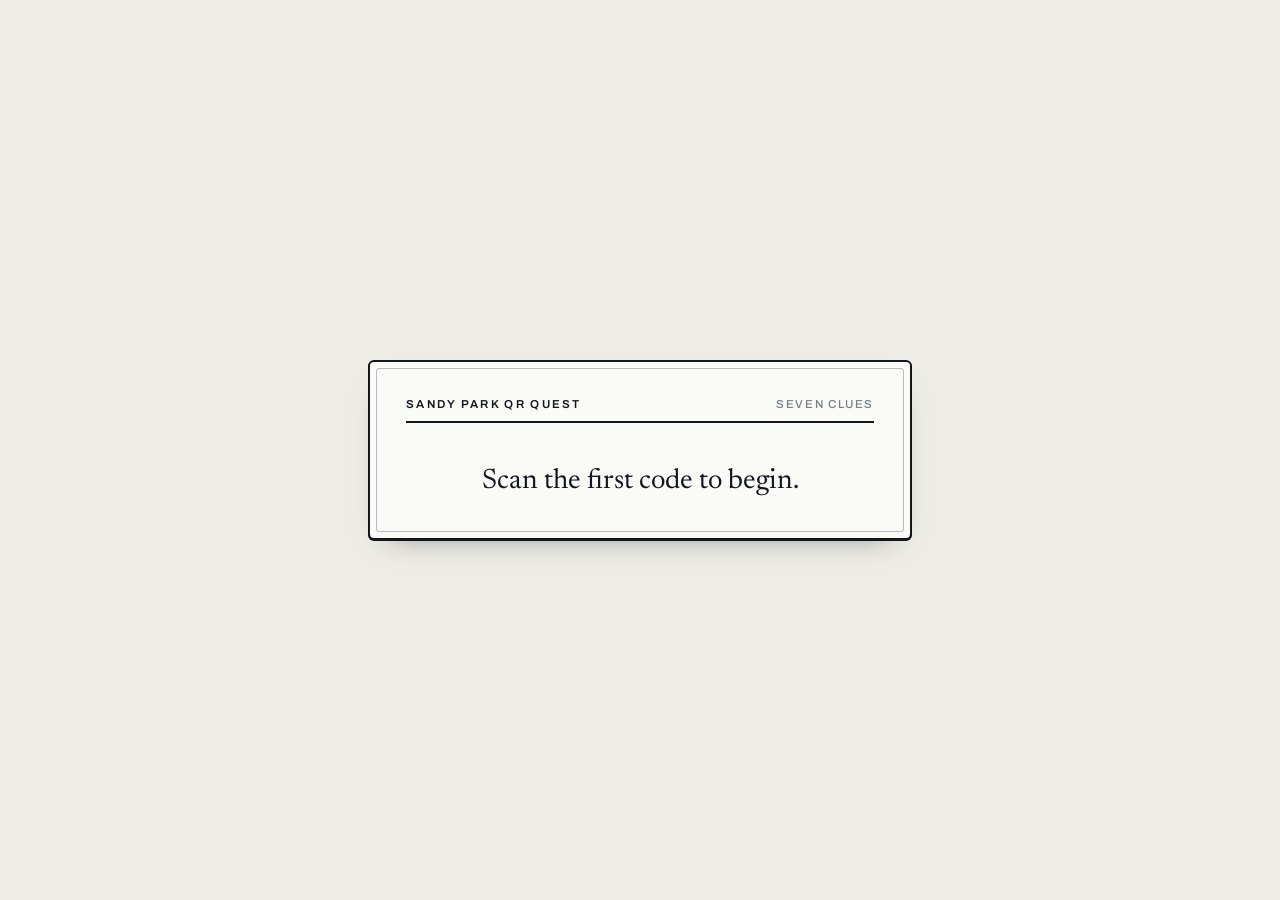
<file: index.html>
<!doctype html>
<html lang="en-GB">
<head>
<meta charset="utf-8">
<meta name="viewport" content="width=device-width, initial-scale=1">
<meta name="robots" content="noindex, nofollow">
<meta name="theme-color" content="#EDEDE6">
<title>Sandy Park QR Quest</title>
<link rel="preconnect" href="https://fonts.googleapis.com">
<link rel="preconnect" href="https://fonts.gstatic.com" crossorigin>
<link href="https://fonts.googleapis.com/css2?family=Archivo:wght@500;600;800&family=Newsreader:opsz,wght@6..72,400;6..72,500&display=swap" rel="stylesheet">
<link rel="stylesheet" href="assets/style.css?v=3">
</head>
<body>
<main class="plate home"><div class="masthead"><p class="eyebrow">Sandy Park QR Quest</p><p class="count">Seven clues</p></div><p class="clue">Scan the first code to begin.</p></main>
</body>
</html>
</file>
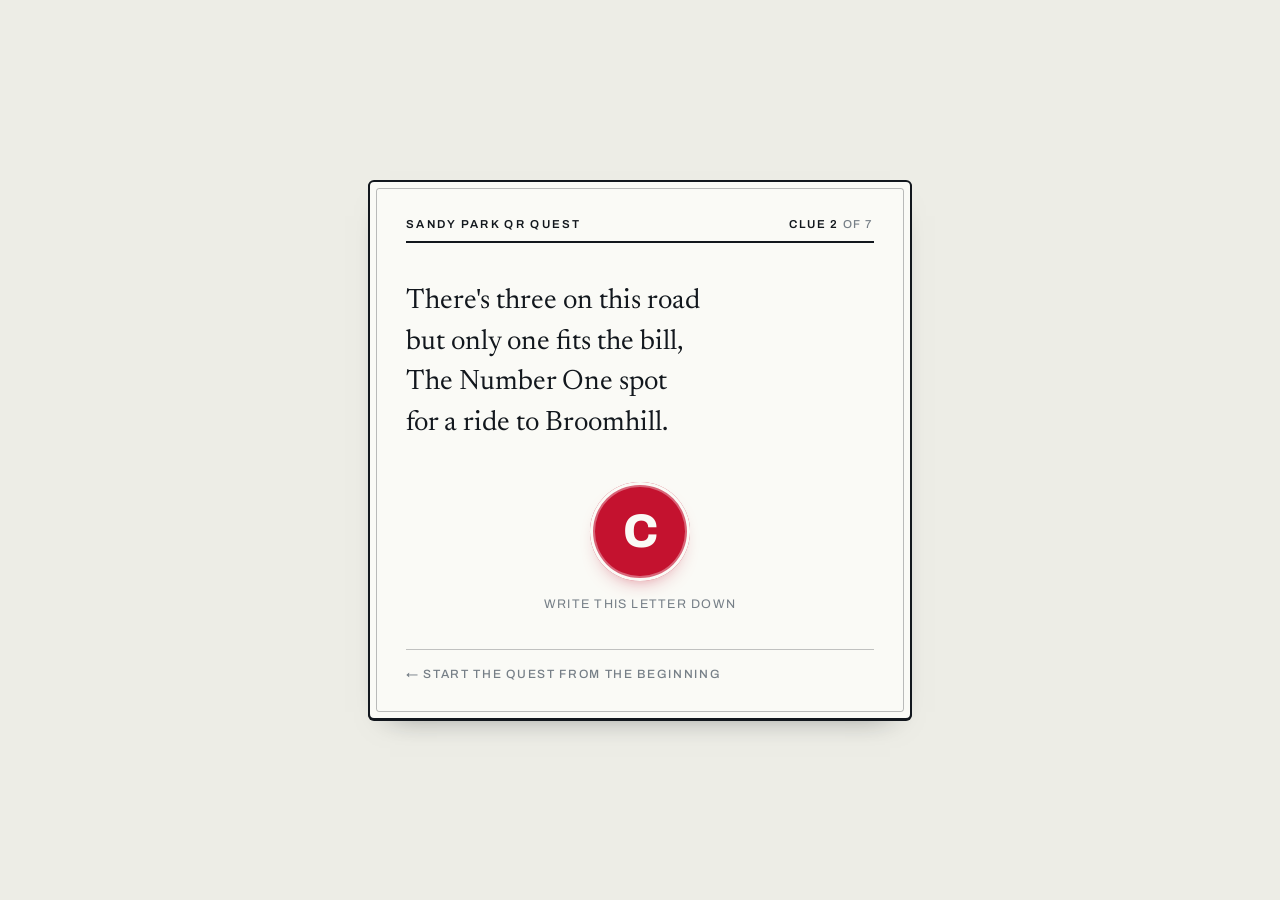
<file: 3hw/index.html>
<!doctype html>
<html lang="en-GB">
<head>
<meta charset="utf-8">
<meta name="viewport" content="width=device-width, initial-scale=1">
<meta name="robots" content="noindex, nofollow">
<meta name="theme-color" content="#EDEDE6">
<title>Clue 2 of 7 &middot; Sandy Park QR Quest</title>
<link rel="preconnect" href="https://fonts.googleapis.com">
<link rel="preconnect" href="https://fonts.gstatic.com" crossorigin>
<link href="https://fonts.googleapis.com/css2?family=Archivo:wght@500;600;800&family=Newsreader:opsz,wght@6..72,400;6..72,500&display=swap" rel="stylesheet">
<link rel="stylesheet" href="../assets/style.css?v=3">
</head>
<body>
<main class="plate">
<div class="masthead"><p class="eyebrow">Sandy Park QR Quest</p><p class="count"><b>Clue 2</b> of 7</p></div>
<p class="clue"><span>There's three on this road but only one fits the bill,</span><span>The Number One spot for a ride to Broomhill.</span></p>
<div class="token"><div class="disc" aria-label="Letter C">C</div><p class="token-label">Write this letter down</p></div>
<nav><a href="../6av/">&larr; Start the quest from the beginning</a></nav>
</main>
</body>
</html>
</file>
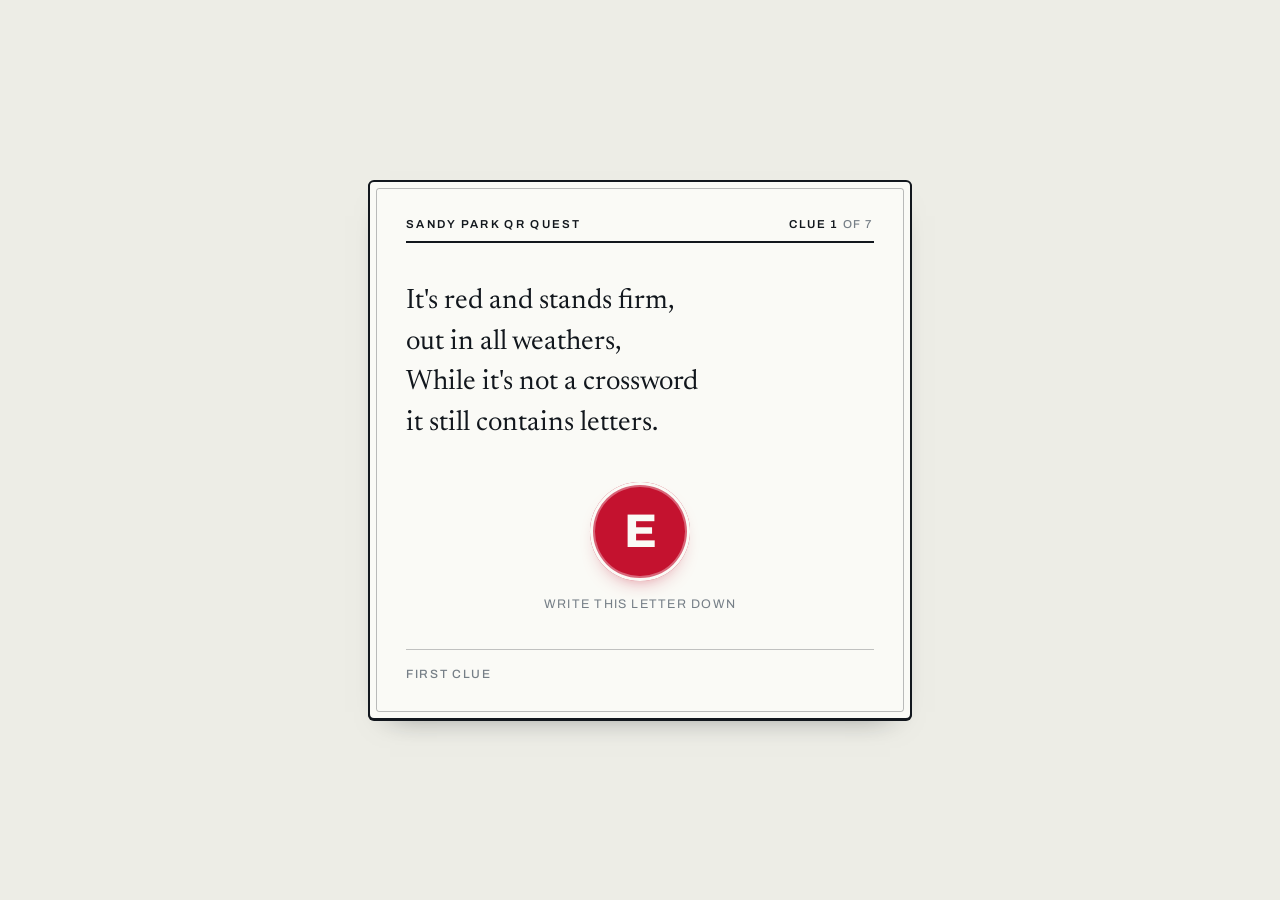
<file: 6av/index.html>
<!doctype html>
<html lang="en-GB">
<head>
<meta charset="utf-8">
<meta name="viewport" content="width=device-width, initial-scale=1">
<meta name="robots" content="noindex, nofollow">
<meta name="theme-color" content="#EDEDE6">
<title>Clue 1 of 7 &middot; Sandy Park QR Quest</title>
<link rel="preconnect" href="https://fonts.googleapis.com">
<link rel="preconnect" href="https://fonts.gstatic.com" crossorigin>
<link href="https://fonts.googleapis.com/css2?family=Archivo:wght@500;600;800&family=Newsreader:opsz,wght@6..72,400;6..72,500&display=swap" rel="stylesheet">
<link rel="stylesheet" href="../assets/style.css?v=3">
</head>
<body>
<main class="plate">
<div class="masthead"><p class="eyebrow">Sandy Park QR Quest</p><p class="count"><b>Clue 1</b> of 7</p></div>
<p class="clue"><span>It's red and stands firm, out in all weathers,</span><span>While it's not a crossword it still contains letters.</span></p>
<div class="token"><div class="disc" aria-label="Letter E">E</div><p class="token-label">Write this letter down</p></div>
<nav><span class="back-none">First clue</span></nav>
</main>
</body>
</html>
</file>
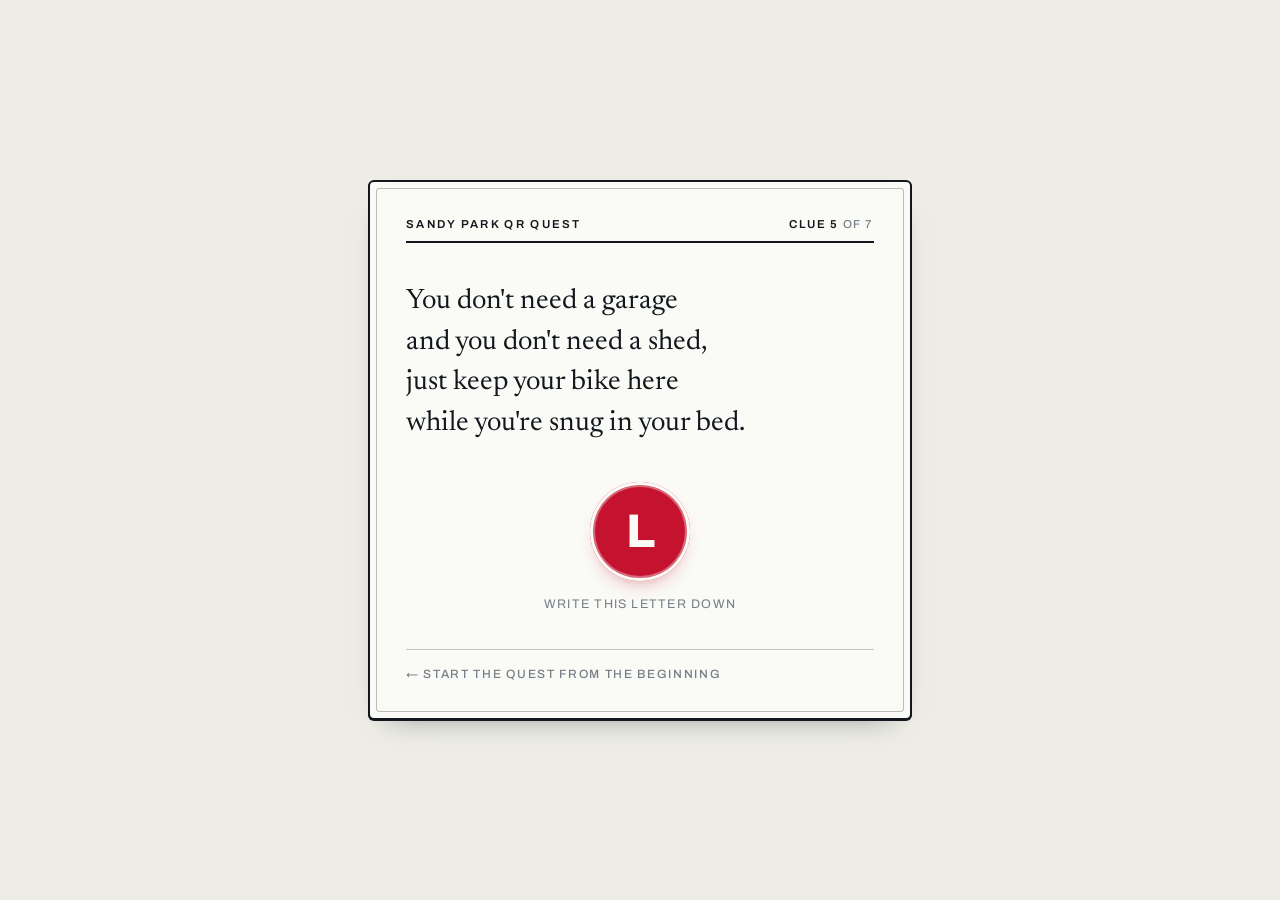
<file: 6dv/index.html>
<!doctype html>
<html lang="en-GB">
<head>
<meta charset="utf-8">
<meta name="viewport" content="width=device-width, initial-scale=1">
<meta name="robots" content="noindex, nofollow">
<meta name="theme-color" content="#EDEDE6">
<title>Clue 5 of 7 &middot; Sandy Park QR Quest</title>
<link rel="preconnect" href="https://fonts.googleapis.com">
<link rel="preconnect" href="https://fonts.gstatic.com" crossorigin>
<link href="https://fonts.googleapis.com/css2?family=Archivo:wght@500;600;800&family=Newsreader:opsz,wght@6..72,400;6..72,500&display=swap" rel="stylesheet">
<link rel="stylesheet" href="../assets/style.css?v=3">
</head>
<body>
<main class="plate">
<div class="masthead"><p class="eyebrow">Sandy Park QR Quest</p><p class="count"><b>Clue 5</b> of 7</p></div>
<p class="clue"><span>You don't need a garage and you don't need a shed,</span><span>just keep your bike here while you're snug in your bed.</span></p>
<div class="token"><div class="disc" aria-label="Letter L">L</div><p class="token-label">Write this letter down</p></div>
<nav><a href="../6av/">&larr; Start the quest from the beginning</a></nav>
</main>
</body>
</html>
</file>
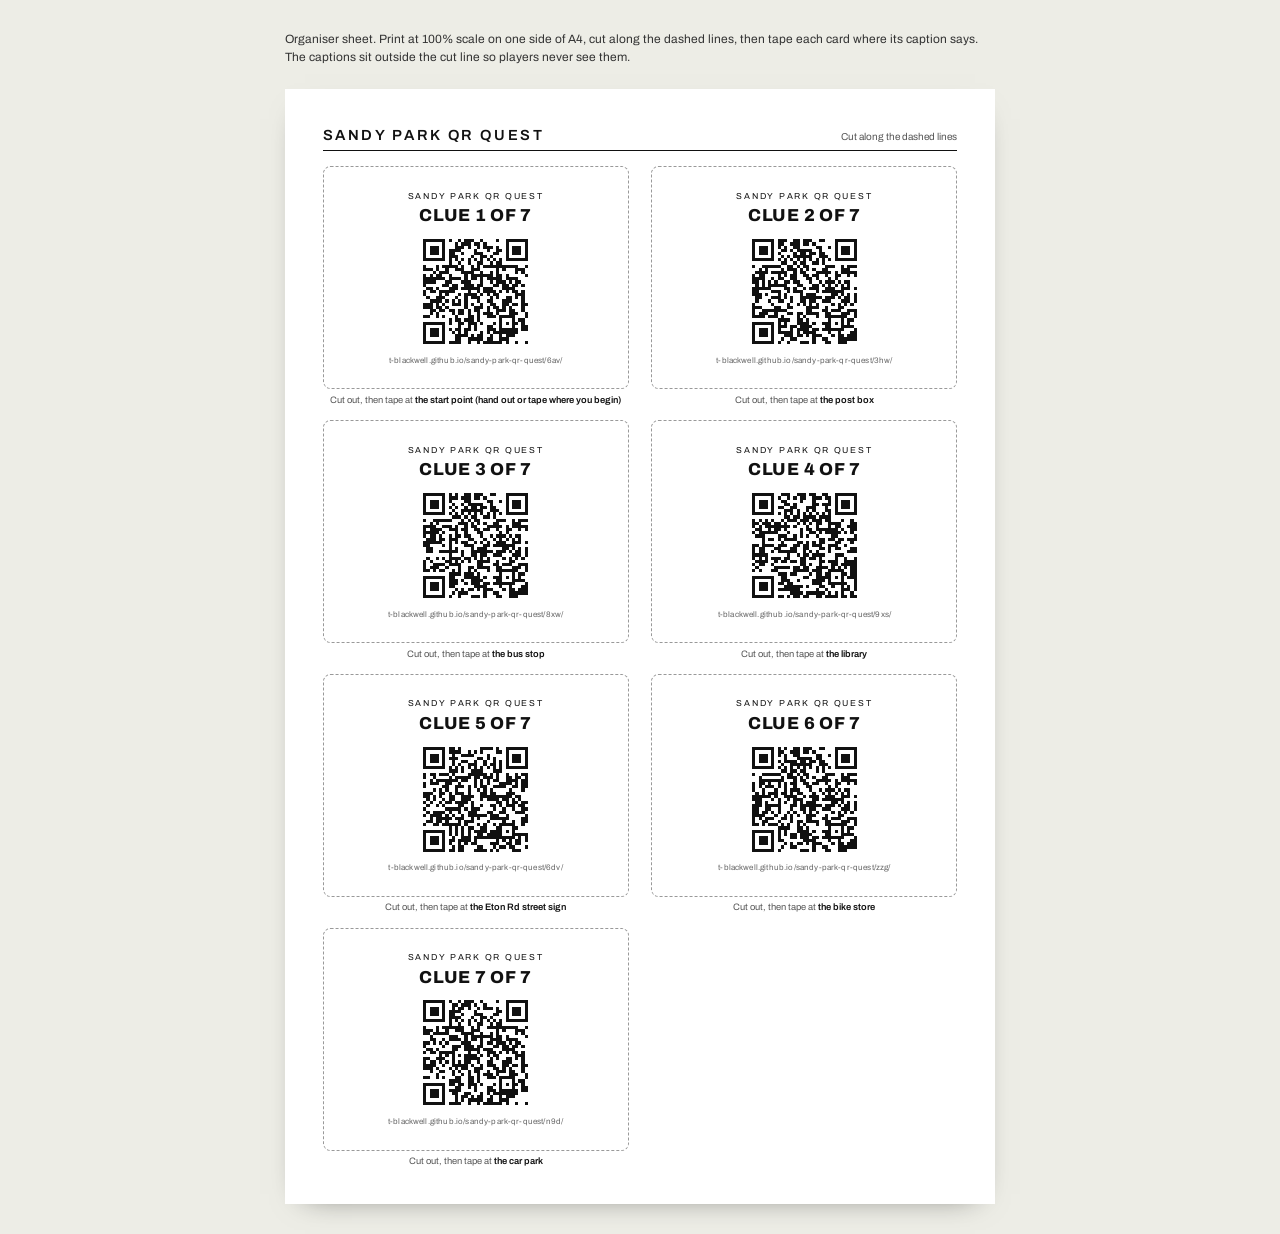
<file: 7js6gr/index.html>
<!doctype html><html lang="en-GB"><head><meta charset="utf-8"><meta name="viewport" content="width=device-width, initial-scale=1"><meta name="robots" content="noindex, nofollow"><title>Print sheet &middot; Sandy Park QR Quest</title><link rel="preconnect" href="https://fonts.googleapis.com"><link href="https://fonts.googleapis.com/css2?family=Archivo:wght@500;600;800&display=swap" rel="stylesheet"><style>
@page{size:A4;margin:11mm}
*{box-sizing:border-box}
body{margin:0;font-family:"Archivo",Helvetica,Arial,sans-serif;color:#111;background:#fff}
.sheet{width:188mm;margin:0 auto}
.sheet-head{display:flex;justify-content:space-between;align-items:baseline;
  border-bottom:1.2pt solid #111;padding-bottom:2mm;margin-bottom:4mm}
.sheet-head h1{font-size:11pt;letter-spacing:.18em;text-transform:uppercase;margin:0;font-weight:600}
.sheet-head p{font-size:7.5pt;color:#555;margin:0}
.grid{display:grid;grid-template-columns:1fr 1fr;gap:4mm 6mm}
.cell{break-inside:avoid}
.card{border:1pt dashed #999;border-radius:2mm;padding:3mm;text-align:center;height:59mm;
  display:flex;flex-direction:column;align-items:center;justify-content:center}
.card .brand{font-size:6.5pt;letter-spacing:.2em;text-transform:uppercase;color:#111;margin:0 0 1.5mm}
.card .num{font-size:13pt;font-weight:800;letter-spacing:.04em;text-transform:uppercase;margin:0 0 2mm}
.card .qr{width:31mm;height:31mm}
.card .qr svg{width:100%;height:100%;display:block}
.card .url{font-size:6pt;color:#666;margin:1.5mm 0 0;letter-spacing:.02em}
.tape{font-size:7pt;color:#555;margin:1.5mm 0 0;text-align:center}
.tape b{color:#111;font-weight:600}
@media screen{
  body{background:#EDEDE6;padding:8mm}
  .sheet{background:#fff;padding:10mm;box-shadow:0 10px 30px -20px rgba(0,0,0,.6)}
  .noprint{max-width:188mm;margin:0 auto 6mm;font-size:9pt;color:#333;line-height:1.5}
}
@media print{.noprint{display:none}}
</style></head><body><div class="noprint">Organiser sheet. Print at 100% scale on one side of A4, cut along the dashed lines, then tape each card where its caption says. The captions sit outside the cut line so players never see them.</div><div class="sheet"><div class="sheet-head"><h1>Sandy Park QR Quest</h1><p>Cut along the dashed lines</p></div><div class="grid"><div class="cell"><div class="card"><p class="brand">Sandy Park QR Quest</p><p class="num">Clue 1 of 7</p><div class="qr"><svg xmlns="http://www.w3.org/2000/svg" viewBox="0 0 37 37" shape-rendering="crispEdges" role="img" aria-label="QR code"><rect width="37" height="37" fill="#ffffff"/><path fill="#111111" d="M2 2h7v1h-7zM10 2h1v1h-1zM13 2h1v1h-1zM15 2h3v1h-3zM20 2h1v1h-1zM25 2h1v1h-1zM28 2h7v1h-7zM2 3h1v1h-1zM8 3h1v1h-1zM12 3h1v1h-1zM14 3h3v1h-3zM18 3h2v1h-2zM21 3h1v1h-1zM28 3h1v1h-1zM34 3h1v1h-1zM2 4h1v1h-1zM4 4h3v1h-3zM8 4h1v1h-1zM12 4h3v1h-3zM16 4h1v1h-1zM19 4h1v1h-1zM21 4h3v1h-3zM25 4h1v1h-1zM28 4h1v1h-1zM30 4h3v1h-3zM34 4h1v1h-1zM2 5h1v1h-1zM4 5h3v1h-3zM8 5h1v1h-1zM10 5h4v1h-4zM18 5h1v1h-1zM22 5h1v1h-1zM25 5h2v1h-2zM28 5h1v1h-1zM30 5h3v1h-3zM34 5h1v1h-1zM2 6h1v1h-1zM4 6h3v1h-3zM8 6h1v1h-1zM10 6h2v1h-2zM14 6h1v1h-1zM18 6h3v1h-3zM24 6h2v1h-2zM28 6h1v1h-1zM30 6h3v1h-3zM34 6h1v1h-1zM2 7h1v1h-1zM8 7h1v1h-1zM10 7h3v1h-3zM17 7h1v1h-1zM20 7h2v1h-2zM23 7h1v1h-1zM28 7h1v1h-1zM34 7h1v1h-1zM2 8h7v1h-7zM10 8h1v1h-1zM12 8h1v1h-1zM14 8h1v1h-1zM16 8h1v1h-1zM18 8h1v1h-1zM20 8h1v1h-1zM22 8h1v1h-1zM24 8h1v1h-1zM26 8h1v1h-1zM28 8h7v1h-7zM10 9h1v1h-1zM13 9h1v1h-1zM16 9h1v1h-1zM19 9h2v1h-2zM23 9h1v1h-1zM25 9h2v1h-2zM2 10h1v1h-1zM6 10h1v1h-1zM8 10h5v1h-5zM14 10h1v1h-1zM17 10h1v1h-1zM19 10h1v1h-1zM21 10h11v1h-11zM34 10h1v1h-1zM2 11h3v1h-3zM6 11h1v1h-1zM9 11h1v1h-1zM12 11h3v1h-3zM17 11h3v1h-3zM25 11h1v1h-1zM27 11h1v1h-1zM31 11h3v1h-3zM5 12h1v1h-1zM7 12h3v1h-3zM14 12h4v1h-4zM20 12h1v1h-1zM23 12h1v1h-1zM25 12h1v1h-1zM31 12h1v1h-1zM33 12h1v1h-1zM2 13h1v1h-1zM4 13h1v1h-1zM6 13h2v1h-2zM10 13h1v1h-1zM15 13h1v1h-1zM17 13h7v1h-7zM25 13h2v1h-2zM28 13h1v1h-1zM34 13h1v1h-1zM2 14h7v1h-7zM10 14h4v1h-4zM15 14h1v1h-1zM17 14h2v1h-2zM20 14h1v1h-1zM22 14h5v1h-5zM28 14h4v1h-4zM2 15h4v1h-4zM9 15h2v1h-2zM14 15h3v1h-3zM20 15h1v1h-1zM23 15h1v1h-1zM25 15h3v1h-3zM29 15h1v1h-1zM31 15h2v1h-2zM2 16h1v1h-1zM8 16h2v1h-2zM11 16h2v1h-2zM15 16h3v1h-3zM19 16h2v1h-2zM24 16h2v1h-2zM27 16h2v1h-2zM30 16h2v1h-2zM33 16h1v1h-1zM3 17h2v1h-2zM6 17h1v1h-1zM10 17h3v1h-3zM14 17h6v1h-6zM21 17h3v1h-3zM27 17h4v1h-4zM2 18h1v1h-1zM4 18h2v1h-2zM7 18h5v1h-5zM16 18h1v1h-1zM19 18h1v1h-1zM21 18h4v1h-4zM26 18h1v1h-1zM28 18h1v1h-1zM30 18h2v1h-2zM33 18h1v1h-1zM2 19h1v1h-1zM7 19h1v1h-1zM9 19h1v1h-1zM13 19h1v1h-1zM15 19h4v1h-4zM20 19h1v1h-1zM22 19h1v1h-1zM24 19h2v1h-2zM31 19h3v1h-3zM3 20h1v1h-1zM6 20h3v1h-3zM12 20h1v1h-1zM15 20h1v1h-1zM17 20h3v1h-3zM23 20h1v1h-1zM25 20h1v1h-1zM28 20h2v1h-2zM31 20h1v1h-1zM33 20h1v1h-1zM4 21h4v1h-4zM9 21h1v1h-1zM11 21h1v1h-1zM13 21h1v1h-1zM15 21h1v1h-1zM19 21h1v1h-1zM22 21h2v1h-2zM27 21h3v1h-3zM33 21h1v1h-1zM2 22h3v1h-3zM6 22h1v1h-1zM8 22h1v1h-1zM11 22h3v1h-3zM15 22h1v1h-1zM17 22h1v1h-1zM20 22h1v1h-1zM23 22h2v1h-2zM27 22h2v1h-2zM30 22h2v1h-2zM33 22h2v1h-2zM2 23h3v1h-3zM6 23h2v1h-2zM9 23h1v1h-1zM15 23h1v1h-1zM18 23h3v1h-3zM22 23h1v1h-1zM24 23h2v1h-2zM27 23h1v1h-1zM29 23h1v1h-1zM33 23h1v1h-1zM4 24h2v1h-2zM7 24h2v1h-2zM10 24h2v1h-2zM13 24h2v1h-2zM16 24h1v1h-1zM18 24h2v1h-2zM22 24h1v1h-1zM25 24h3v1h-3zM29 24h2v1h-2zM33 24h1v1h-1zM4 25h1v1h-1zM6 25h1v1h-1zM11 25h1v1h-1zM13 25h2v1h-2zM16 25h1v1h-1zM19 25h1v1h-1zM21 25h3v1h-3zM25 25h1v1h-1zM29 25h3v1h-3zM34 25h1v1h-1zM2 26h2v1h-2zM6 26h1v1h-1zM8 26h1v1h-1zM12 26h1v1h-1zM16 26h2v1h-2zM19 26h1v1h-1zM22 26h3v1h-3zM26 26h5v1h-5zM34 26h1v1h-1zM10 27h1v1h-1zM12 27h2v1h-2zM15 27h3v1h-3zM19 27h1v1h-1zM26 27h1v1h-1zM30 27h1v1h-1zM32 27h2v1h-2zM2 28h7v1h-7zM10 28h1v1h-1zM13 28h2v1h-2zM16 28h3v1h-3zM20 28h1v1h-1zM24 28h1v1h-1zM26 28h1v1h-1zM28 28h1v1h-1zM30 28h2v1h-2zM33 28h1v1h-1zM2 29h1v1h-1zM8 29h1v1h-1zM13 29h1v1h-1zM16 29h1v1h-1zM18 29h1v1h-1zM22 29h2v1h-2zM26 29h1v1h-1zM30 29h1v1h-1zM33 29h2v1h-2zM2 30h1v1h-1zM4 30h3v1h-3zM8 30h1v1h-1zM10 30h1v1h-1zM12 30h2v1h-2zM15 30h2v1h-2zM18 30h1v1h-1zM22 30h3v1h-3zM26 30h6v1h-6zM33 30h2v1h-2zM2 31h1v1h-1zM4 31h3v1h-3zM8 31h1v1h-1zM11 31h1v1h-1zM13 31h1v1h-1zM15 31h1v1h-1zM20 31h1v1h-1zM22 31h1v1h-1zM24 31h8v1h-8zM2 32h1v1h-1zM4 32h3v1h-3zM8 32h1v1h-1zM12 32h4v1h-4zM17 32h1v1h-1zM19 32h2v1h-2zM23 32h1v1h-1zM26 32h1v1h-1zM28 32h3v1h-3zM2 33h1v1h-1zM8 33h1v1h-1zM12 33h2v1h-2zM16 33h5v1h-5zM22 33h2v1h-2zM26 33h3v1h-3zM2 34h7v1h-7zM10 34h4v1h-4zM16 34h1v1h-1zM19 34h1v1h-1zM21 34h6v1h-6zM28 34h1v1h-1zM31 34h1v1h-1zM34 34h1v1h-1z"/></svg></div><p class="url">t-blackwell.github.io/sandy-park-qr-quest/6av/</p></div><p class="tape">Cut out, then tape at <b>the start point (hand out or tape where you begin)</b></p></div><div class="cell"><div class="card"><p class="brand">Sandy Park QR Quest</p><p class="num">Clue 2 of 7</p><div class="qr"><svg xmlns="http://www.w3.org/2000/svg" viewBox="0 0 37 37" shape-rendering="crispEdges" role="img" aria-label="QR code"><rect width="37" height="37" fill="#ffffff"/><path fill="#111111" d="M2 2h7v1h-7zM10 2h3v1h-3zM15 2h2v1h-2zM18 2h3v1h-3zM23 2h2v1h-2zM28 2h7v1h-7zM2 3h1v1h-1zM8 3h1v1h-1zM10 3h2v1h-2zM14 3h3v1h-3zM18 3h2v1h-2zM21 3h1v1h-1zM28 3h1v1h-1zM34 3h1v1h-1zM2 4h1v1h-1zM4 4h3v1h-3zM8 4h1v1h-1zM10 4h1v1h-1zM12 4h1v1h-1zM15 4h2v1h-2zM22 4h2v1h-2zM26 4h1v1h-1zM28 4h1v1h-1zM30 4h3v1h-3zM34 4h1v1h-1zM2 5h1v1h-1zM4 5h3v1h-3zM8 5h1v1h-1zM11 5h2v1h-2zM14 5h1v1h-1zM16 5h5v1h-5zM23 5h1v1h-1zM28 5h1v1h-1zM30 5h3v1h-3zM34 5h1v1h-1zM2 6h1v1h-1zM4 6h3v1h-3zM8 6h1v1h-1zM10 6h1v1h-1zM15 6h1v1h-1zM17 6h2v1h-2zM20 6h2v1h-2zM23 6h2v1h-2zM28 6h1v1h-1zM30 6h3v1h-3zM34 6h1v1h-1zM2 7h1v1h-1zM8 7h1v1h-1zM11 7h1v1h-1zM13 7h1v1h-1zM15 7h6v1h-6zM23 7h3v1h-3zM28 7h1v1h-1zM34 7h1v1h-1zM2 8h7v1h-7zM10 8h1v1h-1zM12 8h1v1h-1zM14 8h1v1h-1zM16 8h1v1h-1zM18 8h1v1h-1zM20 8h1v1h-1zM22 8h1v1h-1zM24 8h1v1h-1zM26 8h1v1h-1zM28 8h7v1h-7zM11 9h2v1h-2zM15 9h1v1h-1zM17 9h2v1h-2zM21 9h2v1h-2zM24 9h1v1h-1zM2 10h1v1h-1zM5 10h6v1h-6zM13 10h2v1h-2zM16 10h1v1h-1zM18 10h2v1h-2zM25 10h3v1h-3zM30 10h1v1h-1zM32 10h3v1h-3zM4 11h1v1h-1zM6 11h1v1h-1zM11 11h1v1h-1zM13 11h3v1h-3zM17 11h1v1h-1zM19 11h1v1h-1zM21 11h1v1h-1zM24 11h2v1h-2zM30 11h3v1h-3zM3 12h4v1h-4zM8 12h5v1h-5zM15 12h1v1h-1zM17 12h2v1h-2zM22 12h5v1h-5zM28 12h1v1h-1zM30 12h5v1h-5zM2 13h1v1h-1zM4 13h2v1h-2zM10 13h1v1h-1zM12 13h1v1h-1zM14 13h2v1h-2zM18 13h2v1h-2zM21 13h2v1h-2zM25 13h1v1h-1zM28 13h2v1h-2zM32 13h1v1h-1zM34 13h1v1h-1zM2 14h4v1h-4zM8 14h1v1h-1zM10 14h2v1h-2zM14 14h2v1h-2zM19 14h2v1h-2zM22 14h1v1h-1zM26 14h1v1h-1zM28 14h1v1h-1zM2 15h2v1h-2zM5 15h1v1h-1zM7 15h1v1h-1zM9 15h1v1h-1zM12 15h2v1h-2zM15 15h2v1h-2zM20 15h1v1h-1zM23 15h1v1h-1zM25 15h3v1h-3zM29 15h1v1h-1zM31 15h2v1h-2zM3 16h1v1h-1zM5 16h1v1h-1zM7 16h6v1h-6zM16 16h2v1h-2zM21 16h2v1h-2zM24 16h1v1h-1zM26 16h1v1h-1zM28 16h1v1h-1zM30 16h1v1h-1zM32 16h1v1h-1zM2 17h6v1h-6zM12 17h2v1h-2zM15 17h1v1h-1zM18 17h1v1h-1zM20 17h3v1h-3zM25 17h3v1h-3zM30 17h3v1h-3zM34 17h1v1h-1zM2 18h2v1h-2zM8 18h3v1h-3zM13 18h1v1h-1zM15 18h3v1h-3zM22 18h1v1h-1zM24 18h7v1h-7zM2 19h3v1h-3zM6 19h1v1h-1zM10 19h1v1h-1zM12 19h1v1h-1zM17 19h1v1h-1zM19 19h3v1h-3zM27 19h2v1h-2zM30 19h1v1h-1zM32 19h1v1h-1zM34 19h1v1h-1zM3 20h2v1h-2zM8 20h3v1h-3zM12 20h1v1h-1zM14 20h1v1h-1zM17 20h7v1h-7zM25 20h3v1h-3zM29 20h1v1h-1zM31 20h2v1h-2zM34 20h1v1h-1zM3 21h1v1h-1zM7 21h1v1h-1zM10 21h2v1h-2zM14 21h1v1h-1zM17 21h2v1h-2zM20 21h2v1h-2zM24 21h3v1h-3zM30 21h3v1h-3zM34 21h1v1h-1zM2 22h1v1h-1zM8 22h1v1h-1zM13 22h1v1h-1zM16 22h1v1h-1zM18 22h1v1h-1zM20 22h1v1h-1zM22 22h1v1h-1zM27 22h1v1h-1zM29 22h1v1h-1zM31 22h1v1h-1zM33 22h1v1h-1zM2 23h3v1h-3zM9 23h2v1h-2zM13 23h2v1h-2zM19 23h4v1h-4zM25 23h1v1h-1zM29 23h2v1h-2zM2 24h1v1h-1zM5 24h8v1h-8zM19 24h2v1h-2zM24 24h2v1h-2zM27 24h3v1h-3zM32 24h3v1h-3zM2 25h1v1h-1zM4 25h3v1h-3zM9 25h1v1h-1zM13 25h2v1h-2zM16 25h2v1h-2zM19 25h4v1h-4zM25 25h2v1h-2zM30 25h3v1h-3zM34 25h1v1h-1zM2 26h4v1h-4zM7 26h3v1h-3zM11 26h1v1h-1zM16 26h1v1h-1zM18 26h1v1h-1zM22 26h1v1h-1zM25 26h7v1h-7zM34 26h1v1h-1zM10 27h4v1h-4zM16 27h2v1h-2zM19 27h1v1h-1zM26 27h1v1h-1zM30 27h1v1h-1zM32 27h2v1h-2zM2 28h7v1h-7zM10 28h1v1h-1zM12 28h1v1h-1zM16 28h4v1h-4zM21 28h1v1h-1zM24 28h3v1h-3zM28 28h1v1h-1zM30 28h1v1h-1zM32 28h1v1h-1zM2 29h1v1h-1zM8 29h1v1h-1zM10 29h3v1h-3zM14 29h2v1h-2zM17 29h4v1h-4zM25 29h2v1h-2zM30 29h4v1h-4zM2 30h1v1h-1zM4 30h3v1h-3zM8 30h1v1h-1zM10 30h1v1h-1zM14 30h1v1h-1zM16 30h4v1h-4zM21 30h2v1h-2zM24 30h7v1h-7zM34 30h1v1h-1zM2 31h1v1h-1zM4 31h3v1h-3zM8 31h1v1h-1zM10 31h5v1h-5zM16 31h1v1h-1zM18 31h4v1h-4zM26 31h1v1h-1zM29 31h1v1h-1zM33 31h2v1h-2zM2 32h1v1h-1zM4 32h3v1h-3zM8 32h1v1h-1zM12 32h3v1h-3zM16 32h2v1h-2zM19 32h1v1h-1zM21 32h3v1h-3zM27 32h1v1h-1zM29 32h2v1h-2zM32 32h3v1h-3zM2 33h1v1h-1zM8 33h1v1h-1zM11 33h1v1h-1zM14 33h2v1h-2zM21 33h1v1h-1zM24 33h2v1h-2zM29 33h6v1h-6zM2 34h7v1h-7zM10 34h1v1h-1zM13 34h1v1h-1zM17 34h3v1h-3zM21 34h1v1h-1zM25 34h2v1h-2zM29 34h3v1h-3z"/></svg></div><p class="url">t-blackwell.github.io/sandy-park-qr-quest/3hw/</p></div><p class="tape">Cut out, then tape at <b>the post box</b></p></div><div class="cell"><div class="card"><p class="brand">Sandy Park QR Quest</p><p class="num">Clue 3 of 7</p><div class="qr"><svg xmlns="http://www.w3.org/2000/svg" viewBox="0 0 37 37" shape-rendering="crispEdges" role="img" aria-label="QR code"><rect width="37" height="37" fill="#ffffff"/><path fill="#111111" d="M2 2h7v1h-7zM10 2h1v1h-1zM12 2h1v1h-1zM15 2h2v1h-2zM18 2h3v1h-3zM23 2h2v1h-2zM28 2h7v1h-7zM2 3h1v1h-1zM8 3h1v1h-1zM10 3h3v1h-3zM14 3h3v1h-3zM18 3h2v1h-2zM21 3h1v1h-1zM28 3h1v1h-1zM34 3h1v1h-1zM2 4h1v1h-1zM4 4h3v1h-3zM8 4h1v1h-1zM10 4h1v1h-1zM15 4h2v1h-2zM22 4h2v1h-2zM26 4h1v1h-1zM28 4h1v1h-1zM30 4h3v1h-3zM34 4h1v1h-1zM2 5h1v1h-1zM4 5h3v1h-3zM8 5h1v1h-1zM11 5h1v1h-1zM14 5h1v1h-1zM16 5h5v1h-5zM23 5h1v1h-1zM28 5h1v1h-1zM30 5h3v1h-3zM34 5h1v1h-1zM2 6h1v1h-1zM4 6h3v1h-3zM8 6h1v1h-1zM10 6h1v1h-1zM12 6h1v1h-1zM15 6h1v1h-1zM17 6h2v1h-2zM20 6h2v1h-2zM23 6h2v1h-2zM28 6h1v1h-1zM30 6h3v1h-3zM34 6h1v1h-1zM2 7h1v1h-1zM8 7h1v1h-1zM11 7h1v1h-1zM14 7h7v1h-7zM23 7h3v1h-3zM28 7h1v1h-1zM34 7h1v1h-1zM2 8h7v1h-7zM10 8h1v1h-1zM12 8h1v1h-1zM14 8h1v1h-1zM16 8h1v1h-1zM18 8h1v1h-1zM20 8h1v1h-1zM22 8h1v1h-1zM24 8h1v1h-1zM26 8h1v1h-1zM28 8h7v1h-7zM11 9h3v1h-3zM15 9h1v1h-1zM17 9h2v1h-2zM21 9h2v1h-2zM24 9h1v1h-1zM2 10h1v1h-1zM5 10h6v1h-6zM14 10h1v1h-1zM16 10h1v1h-1zM18 10h2v1h-2zM25 10h3v1h-3zM30 10h1v1h-1zM32 10h3v1h-3zM4 11h1v1h-1zM6 11h1v1h-1zM13 11h3v1h-3zM17 11h1v1h-1zM19 11h1v1h-1zM21 11h1v1h-1zM24 11h2v1h-2zM30 11h3v1h-3zM2 12h4v1h-4zM8 12h3v1h-3zM12 12h1v1h-1zM15 12h1v1h-1zM17 12h2v1h-2zM22 12h5v1h-5zM28 12h1v1h-1zM30 12h5v1h-5zM2 13h1v1h-1zM4 13h4v1h-4zM10 13h3v1h-3zM14 13h2v1h-2zM18 13h2v1h-2zM21 13h2v1h-2zM25 13h1v1h-1zM28 13h2v1h-2zM32 13h1v1h-1zM34 13h1v1h-1zM2 14h5v1h-5zM8 14h1v1h-1zM12 14h1v1h-1zM15 14h1v1h-1zM19 14h2v1h-2zM26 14h1v1h-1zM28 14h1v1h-1zM2 15h1v1h-1zM4 15h2v1h-2zM7 15h1v1h-1zM10 15h1v1h-1zM12 15h2v1h-2zM15 15h2v1h-2zM20 15h1v1h-1zM23 15h1v1h-1zM25 15h3v1h-3zM29 15h1v1h-1zM31 15h2v1h-2zM3 16h3v1h-3zM7 16h2v1h-2zM10 16h3v1h-3zM16 16h2v1h-2zM21 16h1v1h-1zM24 16h1v1h-1zM26 16h1v1h-1zM28 16h1v1h-1zM30 16h1v1h-1zM32 16h1v1h-1zM2 17h6v1h-6zM10 17h1v1h-1zM12 17h1v1h-1zM14 17h2v1h-2zM18 17h1v1h-1zM20 17h1v1h-1zM22 17h1v1h-1zM25 17h3v1h-3zM30 17h3v1h-3zM34 17h1v1h-1zM2 18h2v1h-2zM8 18h1v1h-1zM10 18h1v1h-1zM15 18h3v1h-3zM21 18h2v1h-2zM24 18h7v1h-7zM3 19h2v1h-2zM10 19h1v1h-1zM12 19h1v1h-1zM17 19h1v1h-1zM19 19h3v1h-3zM27 19h2v1h-2zM30 19h1v1h-1zM32 19h1v1h-1zM34 19h1v1h-1zM3 20h2v1h-2zM7 20h6v1h-6zM14 20h1v1h-1zM17 20h7v1h-7zM25 20h3v1h-3zM29 20h1v1h-1zM31 20h2v1h-2zM34 20h1v1h-1zM10 21h1v1h-1zM14 21h1v1h-1zM17 21h2v1h-2zM20 21h2v1h-2zM24 21h3v1h-3zM30 21h3v1h-3zM34 21h1v1h-1zM3 22h1v1h-1zM6 22h1v1h-1zM8 22h1v1h-1zM10 22h4v1h-4zM15 22h2v1h-2zM18 22h1v1h-1zM20 22h1v1h-1zM22 22h1v1h-1zM27 22h1v1h-1zM29 22h1v1h-1zM31 22h1v1h-1zM33 22h1v1h-1zM2 23h1v1h-1zM4 23h1v1h-1zM9 23h2v1h-2zM12 23h1v1h-1zM14 23h1v1h-1zM16 23h1v1h-1zM19 23h4v1h-4zM25 23h1v1h-1zM29 23h2v1h-2zM2 24h1v1h-1zM5 24h4v1h-4zM10 24h4v1h-4zM19 24h2v1h-2zM24 24h2v1h-2zM27 24h3v1h-3zM32 24h3v1h-3zM2 25h1v1h-1zM4 25h3v1h-3zM9 25h1v1h-1zM13 25h1v1h-1zM16 25h2v1h-2zM19 25h4v1h-4zM25 25h2v1h-2zM30 25h3v1h-3zM34 25h1v1h-1zM2 26h2v1h-2zM5 26h1v1h-1zM7 26h2v1h-2zM11 26h1v1h-1zM13 26h1v1h-1zM16 26h1v1h-1zM18 26h1v1h-1zM22 26h1v1h-1zM25 26h7v1h-7zM34 26h1v1h-1zM10 27h4v1h-4zM15 27h3v1h-3zM19 27h1v1h-1zM26 27h1v1h-1zM30 27h1v1h-1zM32 27h2v1h-2zM2 28h7v1h-7zM10 28h2v1h-2zM15 28h5v1h-5zM21 28h1v1h-1zM24 28h3v1h-3zM28 28h1v1h-1zM30 28h1v1h-1zM32 28h1v1h-1zM2 29h1v1h-1zM8 29h1v1h-1zM10 29h3v1h-3zM14 29h1v1h-1zM17 29h4v1h-4zM25 29h2v1h-2zM30 29h4v1h-4zM2 30h1v1h-1zM4 30h3v1h-3zM8 30h1v1h-1zM10 30h3v1h-3zM15 30h1v1h-1zM17 30h3v1h-3zM21 30h2v1h-2zM24 30h7v1h-7zM34 30h1v1h-1zM2 31h1v1h-1zM4 31h3v1h-3zM8 31h1v1h-1zM10 31h2v1h-2zM18 31h4v1h-4zM26 31h1v1h-1zM29 31h1v1h-1zM33 31h2v1h-2zM2 32h1v1h-1zM4 32h3v1h-3zM8 32h1v1h-1zM12 32h1v1h-1zM14 32h1v1h-1zM16 32h2v1h-2zM19 32h1v1h-1zM21 32h3v1h-3zM27 32h1v1h-1zM29 32h2v1h-2zM32 32h3v1h-3zM2 33h1v1h-1zM8 33h1v1h-1zM11 33h1v1h-1zM13 33h3v1h-3zM21 33h1v1h-1zM24 33h2v1h-2zM29 33h6v1h-6zM2 34h7v1h-7zM10 34h1v1h-1zM13 34h1v1h-1zM17 34h3v1h-3zM21 34h1v1h-1zM25 34h2v1h-2zM29 34h3v1h-3z"/></svg></div><p class="url">t-blackwell.github.io/sandy-park-qr-quest/8xw/</p></div><p class="tape">Cut out, then tape at <b>the bus stop</b></p></div><div class="cell"><div class="card"><p class="brand">Sandy Park QR Quest</p><p class="num">Clue 4 of 7</p><div class="qr"><svg xmlns="http://www.w3.org/2000/svg" viewBox="0 0 37 37" shape-rendering="crispEdges" role="img" aria-label="QR code"><rect width="37" height="37" fill="#ffffff"/><path fill="#111111" d="M2 2h7v1h-7zM11 2h3v1h-3zM16 2h3v1h-3zM20 2h2v1h-2zM24 2h2v1h-2zM28 2h7v1h-7zM2 3h1v1h-1zM8 3h1v1h-1zM10 3h1v1h-1zM13 3h1v1h-1zM15 3h1v1h-1zM17 3h2v1h-2zM21 3h3v1h-3zM25 3h2v1h-2zM28 3h1v1h-1zM34 3h1v1h-1zM2 4h1v1h-1zM4 4h3v1h-3zM8 4h1v1h-1zM11 4h2v1h-2zM17 4h1v1h-1zM21 4h1v1h-1zM26 4h1v1h-1zM28 4h1v1h-1zM30 4h3v1h-3zM34 4h1v1h-1zM2 5h1v1h-1zM4 5h3v1h-3zM8 5h1v1h-1zM12 5h2v1h-2zM15 5h1v1h-1zM21 5h2v1h-2zM24 5h3v1h-3zM28 5h1v1h-1zM30 5h3v1h-3zM34 5h1v1h-1zM2 6h1v1h-1zM4 6h3v1h-3zM8 6h1v1h-1zM10 6h2v1h-2zM14 6h2v1h-2zM19 6h3v1h-3zM25 6h1v1h-1zM28 6h1v1h-1zM30 6h3v1h-3zM34 6h1v1h-1zM2 7h1v1h-1zM8 7h1v1h-1zM12 7h3v1h-3zM16 7h1v1h-1zM19 7h1v1h-1zM21 7h1v1h-1zM25 7h2v1h-2zM28 7h1v1h-1zM34 7h1v1h-1zM2 8h7v1h-7zM10 8h1v1h-1zM12 8h1v1h-1zM14 8h1v1h-1zM16 8h1v1h-1zM18 8h1v1h-1zM20 8h1v1h-1zM22 8h1v1h-1zM24 8h1v1h-1zM26 8h1v1h-1zM28 8h7v1h-7zM12 9h2v1h-2zM15 9h2v1h-2zM18 9h4v1h-4zM23 9h4v1h-4zM2 10h1v1h-1zM4 10h1v1h-1zM6 10h1v1h-1zM8 10h1v1h-1zM11 10h1v1h-1zM13 10h3v1h-3zM17 10h3v1h-3zM21 10h3v1h-3zM25 10h2v1h-2zM30 10h1v1h-1zM33 10h1v1h-1zM2 11h2v1h-2zM5 11h3v1h-3zM9 11h2v1h-2zM12 11h1v1h-1zM16 11h1v1h-1zM18 11h1v1h-1zM20 11h1v1h-1zM22 11h2v1h-2zM26 11h4v1h-4zM33 11h2v1h-2zM2 12h1v1h-1zM4 12h1v1h-1zM6 12h8v1h-8zM15 12h1v1h-1zM19 12h1v1h-1zM22 12h1v1h-1zM26 12h1v1h-1zM28 12h2v1h-2zM32 12h3v1h-3zM3 13h2v1h-2zM7 13h1v1h-1zM9 13h2v1h-2zM12 13h1v1h-1zM17 13h1v1h-1zM19 13h2v1h-2zM22 13h7v1h-7zM30 13h1v1h-1zM33 13h2v1h-2zM2 14h1v1h-1zM4 14h6v1h-6zM13 14h1v1h-1zM17 14h1v1h-1zM20 14h2v1h-2zM23 14h1v1h-1zM25 14h5v1h-5zM31 14h1v1h-1zM33 14h1v1h-1zM3 15h3v1h-3zM10 15h3v1h-3zM15 15h1v1h-1zM17 15h1v1h-1zM19 15h1v1h-1zM22 15h1v1h-1zM27 15h2v1h-2zM34 15h1v1h-1zM5 16h1v1h-1zM7 16h2v1h-2zM10 16h1v1h-1zM12 16h4v1h-4zM23 16h2v1h-2zM26 16h2v1h-2zM29 16h2v1h-2zM32 16h3v1h-3zM5 17h1v1h-1zM11 17h1v1h-1zM16 17h2v1h-2zM19 17h1v1h-1zM21 17h1v1h-1zM23 17h2v1h-2zM28 17h2v1h-2zM33 17h1v1h-1zM2 18h2v1h-2zM5 18h4v1h-4zM10 18h3v1h-3zM15 18h2v1h-2zM18 18h2v1h-2zM21 18h3v1h-3zM26 18h3v1h-3zM31 18h1v1h-1zM2 19h1v1h-1zM4 19h2v1h-2zM9 19h2v1h-2zM14 19h2v1h-2zM18 19h2v1h-2zM23 19h2v1h-2zM26 19h1v1h-1zM28 19h2v1h-2zM33 19h2v1h-2zM2 20h1v1h-1zM4 20h2v1h-2zM8 20h1v1h-1zM10 20h6v1h-6zM18 20h1v1h-1zM20 20h1v1h-1zM22 20h1v1h-1zM26 20h1v1h-1zM32 20h3v1h-3zM2 21h5v1h-5zM13 21h1v1h-1zM16 21h1v1h-1zM18 21h2v1h-2zM21 21h4v1h-4zM28 21h3v1h-3zM2 22h1v1h-1zM4 22h1v1h-1zM6 22h1v1h-1zM8 22h3v1h-3zM12 22h2v1h-2zM17 22h2v1h-2zM20 22h2v1h-2zM23 22h1v1h-1zM28 22h1v1h-1zM31 22h1v1h-1zM34 22h1v1h-1zM3 23h4v1h-4zM9 23h1v1h-1zM11 23h2v1h-2zM14 23h2v1h-2zM17 23h2v1h-2zM23 23h2v1h-2zM26 23h3v1h-3zM31 23h4v1h-4zM2 24h1v1h-1zM4 24h2v1h-2zM8 24h1v1h-1zM17 24h2v1h-2zM20 24h1v1h-1zM23 24h1v1h-1zM27 24h2v1h-2zM30 24h5v1h-5zM3 25h1v1h-1zM9 25h5v1h-5zM15 25h2v1h-2zM18 25h2v1h-2zM22 25h4v1h-4zM27 25h1v1h-1zM29 25h1v1h-1zM31 25h1v1h-1zM33 25h2v1h-2zM2 26h1v1h-1zM4 26h1v1h-1zM8 26h2v1h-2zM15 26h5v1h-5zM21 26h3v1h-3zM26 26h5v1h-5zM33 26h2v1h-2zM10 27h3v1h-3zM14 27h2v1h-2zM20 27h1v1h-1zM22 27h2v1h-2zM25 27h2v1h-2zM30 27h2v1h-2zM33 27h2v1h-2zM2 28h7v1h-7zM11 28h2v1h-2zM18 28h2v1h-2zM22 28h5v1h-5zM28 28h1v1h-1zM30 28h1v1h-1zM32 28h3v1h-3zM2 29h1v1h-1zM8 29h1v1h-1zM11 29h3v1h-3zM16 29h1v1h-1zM21 29h4v1h-4zM26 29h1v1h-1zM30 29h1v1h-1zM34 29h1v1h-1zM2 30h1v1h-1zM4 30h3v1h-3zM8 30h1v1h-1zM10 30h2v1h-2zM13 30h2v1h-2zM21 30h3v1h-3zM26 30h6v1h-6zM34 30h1v1h-1zM2 31h1v1h-1zM4 31h3v1h-3zM8 31h1v1h-1zM12 31h6v1h-6zM19 31h1v1h-1zM23 31h2v1h-2zM27 31h1v1h-1zM30 31h1v1h-1zM32 31h1v1h-1zM34 31h1v1h-1zM2 32h1v1h-1zM4 32h3v1h-3zM8 32h1v1h-1zM10 32h7v1h-7zM22 32h1v1h-1zM25 32h1v1h-1zM30 32h3v1h-3zM34 32h1v1h-1zM2 33h1v1h-1zM8 33h1v1h-1zM14 33h4v1h-4zM19 33h6v1h-6zM26 33h1v1h-1zM28 33h1v1h-1zM30 33h1v1h-1zM33 33h1v1h-1zM2 34h7v1h-7zM10 34h2v1h-2zM13 34h1v1h-1zM15 34h2v1h-2zM18 34h2v1h-2zM22 34h2v1h-2zM25 34h4v1h-4zM30 34h2v1h-2zM33 34h2v1h-2z"/></svg></div><p class="url">t-blackwell.github.io/sandy-park-qr-quest/9xs/</p></div><p class="tape">Cut out, then tape at <b>the library</b></p></div><div class="cell"><div class="card"><p class="brand">Sandy Park QR Quest</p><p class="num">Clue 5 of 7</p><div class="qr"><svg xmlns="http://www.w3.org/2000/svg" viewBox="0 0 37 37" shape-rendering="crispEdges" role="img" aria-label="QR code"><rect width="37" height="37" fill="#ffffff"/><path fill="#111111" d="M2 2h7v1h-7zM10 2h2v1h-2zM13 2h1v1h-1zM20 2h4v1h-4zM25 2h1v1h-1zM28 2h7v1h-7zM2 3h1v1h-1zM8 3h1v1h-1zM10 3h4v1h-4zM16 3h1v1h-1zM18 3h1v1h-1zM20 3h1v1h-1zM25 3h2v1h-2zM28 3h1v1h-1zM34 3h1v1h-1zM2 4h1v1h-1zM4 4h3v1h-3zM8 4h1v1h-1zM11 4h1v1h-1zM14 4h4v1h-4zM22 4h1v1h-1zM28 4h1v1h-1zM30 4h3v1h-3zM34 4h1v1h-1zM2 5h1v1h-1zM4 5h3v1h-3zM8 5h1v1h-1zM10 5h3v1h-3zM19 5h2v1h-2zM22 5h1v1h-1zM24 5h1v1h-1zM28 5h1v1h-1zM30 5h3v1h-3zM34 5h1v1h-1zM2 6h1v1h-1zM4 6h3v1h-3zM8 6h1v1h-1zM11 6h1v1h-1zM14 6h2v1h-2zM18 6h1v1h-1zM21 6h1v1h-1zM24 6h1v1h-1zM26 6h1v1h-1zM28 6h1v1h-1zM30 6h3v1h-3zM34 6h1v1h-1zM2 7h1v1h-1zM8 7h1v1h-1zM11 7h1v1h-1zM13 7h1v1h-1zM16 7h3v1h-3zM21 7h1v1h-1zM23 7h2v1h-2zM26 7h1v1h-1zM28 7h1v1h-1zM34 7h1v1h-1zM2 8h7v1h-7zM10 8h1v1h-1zM12 8h1v1h-1zM14 8h1v1h-1zM16 8h1v1h-1zM18 8h1v1h-1zM20 8h1v1h-1zM22 8h1v1h-1zM24 8h1v1h-1zM26 8h1v1h-1zM28 8h7v1h-7zM10 9h3v1h-3zM14 9h1v1h-1zM17 9h4v1h-4zM24 9h3v1h-3zM2 10h1v1h-1zM4 10h2v1h-2zM7 10h3v1h-3zM11 10h1v1h-1zM16 10h6v1h-6zM23 10h1v1h-1zM25 10h1v1h-1zM28 10h1v1h-1zM31 10h1v1h-1zM33 10h2v1h-2zM2 11h1v1h-1zM5 11h1v1h-1zM10 11h1v1h-1zM12 11h5v1h-5zM18 11h2v1h-2zM21 11h3v1h-3zM25 11h1v1h-1zM28 11h2v1h-2zM31 11h2v1h-2zM34 11h1v1h-1zM4 12h1v1h-1zM6 12h7v1h-7zM14 12h2v1h-2zM18 12h1v1h-1zM20 12h1v1h-1zM22 12h1v1h-1zM24 12h2v1h-2zM28 12h4v1h-4zM33 12h2v1h-2zM2 13h1v1h-1zM4 13h3v1h-3zM9 13h2v1h-2zM13 13h1v1h-1zM18 13h1v1h-1zM20 13h1v1h-1zM22 13h1v1h-1zM26 13h4v1h-4zM31 13h1v1h-1zM33 13h2v1h-2zM2 14h1v1h-1zM8 14h2v1h-2zM12 14h3v1h-3zM16 14h1v1h-1zM18 14h1v1h-1zM20 14h2v1h-2zM24 14h4v1h-4zM30 14h2v1h-2zM33 14h2v1h-2zM5 15h1v1h-1zM7 15h1v1h-1zM9 15h1v1h-1zM12 15h1v1h-1zM16 15h1v1h-1zM19 15h1v1h-1zM21 15h1v1h-1zM23 15h1v1h-1zM29 15h1v1h-1zM33 15h1v1h-1zM2 16h3v1h-3zM7 16h2v1h-2zM10 16h1v1h-1zM12 16h3v1h-3zM16 16h1v1h-1zM20 16h2v1h-2zM23 16h2v1h-2zM28 16h3v1h-3zM2 17h2v1h-2zM5 17h1v1h-1zM7 17h1v1h-1zM10 17h2v1h-2zM14 17h4v1h-4zM20 17h10v1h-10zM31 17h2v1h-2zM3 18h1v1h-1zM5 18h1v1h-1zM8 18h1v1h-1zM10 18h2v1h-2zM14 18h3v1h-3zM20 18h1v1h-1zM22 18h4v1h-4zM27 18h2v1h-2zM30 18h1v1h-1zM32 18h1v1h-1zM2 19h1v1h-1zM4 19h1v1h-1zM7 19h1v1h-1zM9 19h2v1h-2zM12 19h4v1h-4zM17 19h1v1h-1zM25 19h2v1h-2zM28 19h1v1h-1zM30 19h2v1h-2zM33 19h2v1h-2zM3 20h1v1h-1zM6 20h1v1h-1zM8 20h1v1h-1zM13 20h2v1h-2zM17 20h1v1h-1zM20 20h1v1h-1zM23 20h2v1h-2zM26 20h1v1h-1zM28 20h3v1h-3zM32 20h2v1h-2zM2 21h1v1h-1zM9 21h5v1h-5zM15 21h1v1h-1zM17 21h3v1h-3zM24 21h1v1h-1zM27 21h1v1h-1zM30 21h1v1h-1zM33 21h2v1h-2zM3 22h1v1h-1zM5 22h4v1h-4zM10 22h1v1h-1zM13 22h1v1h-1zM16 22h3v1h-3zM22 22h2v1h-2zM26 22h2v1h-2zM31 22h3v1h-3zM2 23h1v1h-1zM4 23h4v1h-4zM9 23h1v1h-1zM11 23h1v1h-1zM14 23h1v1h-1zM16 23h6v1h-6zM23 23h3v1h-3zM28 23h1v1h-1zM34 23h1v1h-1zM4 24h1v1h-1zM6 24h5v1h-5zM12 24h3v1h-3zM17 24h1v1h-1zM19 24h1v1h-1zM23 24h6v1h-6zM33 24h2v1h-2zM3 25h2v1h-2zM6 25h2v1h-2zM9 25h1v1h-1zM13 25h1v1h-1zM15 25h3v1h-3zM22 25h1v1h-1zM27 25h1v1h-1zM30 25h1v1h-1zM33 25h2v1h-2zM2 26h1v1h-1zM5 26h2v1h-2zM8 26h6v1h-6zM15 26h1v1h-1zM19 26h1v1h-1zM21 26h1v1h-1zM24 26h1v1h-1zM26 26h5v1h-5zM33 26h1v1h-1zM10 27h1v1h-1zM12 27h1v1h-1zM14 27h1v1h-1zM16 27h2v1h-2zM20 27h2v1h-2zM25 27h2v1h-2zM30 27h2v1h-2zM2 28h7v1h-7zM10 28h1v1h-1zM12 28h1v1h-1zM14 28h1v1h-1zM16 28h1v1h-1zM18 28h4v1h-4zM23 28h4v1h-4zM28 28h1v1h-1zM30 28h1v1h-1zM2 29h1v1h-1zM8 29h1v1h-1zM10 29h1v1h-1zM12 29h1v1h-1zM14 29h1v1h-1zM16 29h1v1h-1zM19 29h2v1h-2zM22 29h5v1h-5zM30 29h5v1h-5zM2 30h1v1h-1zM4 30h3v1h-3zM8 30h1v1h-1zM11 30h1v1h-1zM14 30h3v1h-3zM18 30h13v1h-13zM32 30h1v1h-1zM34 30h1v1h-1zM2 31h1v1h-1zM4 31h3v1h-3zM8 31h1v1h-1zM10 31h2v1h-2zM13 31h4v1h-4zM18 31h1v1h-1zM25 31h1v1h-1zM27 31h1v1h-1zM29 31h1v1h-1zM31 31h2v1h-2zM34 31h1v1h-1zM2 32h1v1h-1zM4 32h3v1h-3zM8 32h1v1h-1zM10 32h1v1h-1zM13 32h1v1h-1zM15 32h1v1h-1zM17 32h2v1h-2zM23 32h3v1h-3zM28 32h2v1h-2zM31 32h2v1h-2zM2 33h1v1h-1zM8 33h1v1h-1zM11 33h1v1h-1zM13 33h2v1h-2zM19 33h2v1h-2zM24 33h1v1h-1zM26 33h2v1h-2zM29 33h2v1h-2zM34 33h1v1h-1zM2 34h7v1h-7zM10 34h2v1h-2zM13 34h2v1h-2zM18 34h4v1h-4zM23 34h1v1h-1zM25 34h1v1h-1zM30 34h3v1h-3z"/></svg></div><p class="url">t-blackwell.github.io/sandy-park-qr-quest/6dv/</p></div><p class="tape">Cut out, then tape at <b>the Eton Rd street sign</b></p></div><div class="cell"><div class="card"><p class="brand">Sandy Park QR Quest</p><p class="num">Clue 6 of 7</p><div class="qr"><svg xmlns="http://www.w3.org/2000/svg" viewBox="0 0 37 37" shape-rendering="crispEdges" role="img" aria-label="QR code"><rect width="37" height="37" fill="#ffffff"/><path fill="#111111" d="M2 2h7v1h-7zM10 2h1v1h-1zM12 2h1v1h-1zM15 2h2v1h-2zM18 2h3v1h-3zM23 2h2v1h-2zM28 2h7v1h-7zM2 3h1v1h-1zM8 3h1v1h-1zM10 3h2v1h-2zM14 3h3v1h-3zM18 3h2v1h-2zM21 3h1v1h-1zM28 3h1v1h-1zM34 3h1v1h-1zM2 4h1v1h-1zM4 4h3v1h-3zM8 4h1v1h-1zM10 4h1v1h-1zM12 4h1v1h-1zM15 4h2v1h-2zM22 4h2v1h-2zM26 4h1v1h-1zM28 4h1v1h-1zM30 4h3v1h-3zM34 4h1v1h-1zM2 5h1v1h-1zM4 5h3v1h-3zM8 5h1v1h-1zM12 5h1v1h-1zM16 5h5v1h-5zM22 5h2v1h-2zM28 5h1v1h-1zM30 5h3v1h-3zM34 5h1v1h-1zM2 6h1v1h-1zM4 6h3v1h-3zM8 6h1v1h-1zM10 6h1v1h-1zM12 6h4v1h-4zM17 6h2v1h-2zM20 6h2v1h-2zM23 6h2v1h-2zM28 6h1v1h-1zM30 6h3v1h-3zM34 6h1v1h-1zM2 7h1v1h-1zM8 7h1v1h-1zM11 7h1v1h-1zM14 7h7v1h-7zM23 7h3v1h-3zM28 7h1v1h-1zM34 7h1v1h-1zM2 8h7v1h-7zM10 8h1v1h-1zM12 8h1v1h-1zM14 8h1v1h-1zM16 8h1v1h-1zM18 8h1v1h-1zM20 8h1v1h-1zM22 8h1v1h-1zM24 8h1v1h-1zM26 8h1v1h-1zM28 8h7v1h-7zM11 9h2v1h-2zM14 9h2v1h-2zM17 9h2v1h-2zM22 9h1v1h-1zM24 9h1v1h-1zM2 10h1v1h-1zM5 10h6v1h-6zM13 10h2v1h-2zM16 10h1v1h-1zM18 10h2v1h-2zM25 10h3v1h-3zM30 10h1v1h-1zM32 10h3v1h-3zM4 11h1v1h-1zM11 11h1v1h-1zM13 11h3v1h-3zM17 11h1v1h-1zM19 11h1v1h-1zM21 11h1v1h-1zM24 11h2v1h-2zM30 11h3v1h-3zM4 12h8v1h-8zM15 12h1v1h-1zM17 12h2v1h-2zM22 12h5v1h-5zM28 12h1v1h-1zM30 12h5v1h-5zM2 13h1v1h-1zM4 13h2v1h-2zM7 13h1v1h-1zM10 13h1v1h-1zM12 13h1v1h-1zM14 13h2v1h-2zM18 13h2v1h-2zM21 13h2v1h-2zM25 13h1v1h-1zM28 13h2v1h-2zM32 13h1v1h-1zM34 13h1v1h-1zM2 14h1v1h-1zM4 14h1v1h-1zM6 14h3v1h-3zM10 14h1v1h-1zM12 14h1v1h-1zM15 14h1v1h-1zM19 14h2v1h-2zM26 14h1v1h-1zM28 14h1v1h-1zM2 15h1v1h-1zM5 15h1v1h-1zM9 15h1v1h-1zM12 15h1v1h-1zM14 15h3v1h-3zM20 15h1v1h-1zM23 15h1v1h-1zM25 15h3v1h-3zM29 15h1v1h-1zM31 15h2v1h-2zM3 16h1v1h-1zM5 16h1v1h-1zM7 16h3v1h-3zM11 16h2v1h-2zM14 16h1v1h-1zM16 16h2v1h-2zM21 16h1v1h-1zM24 16h1v1h-1zM26 16h1v1h-1zM28 16h1v1h-1zM30 16h1v1h-1zM32 16h1v1h-1zM2 17h6v1h-6zM9 17h1v1h-1zM12 17h4v1h-4zM18 17h1v1h-1zM20 17h3v1h-3zM25 17h3v1h-3zM30 17h3v1h-3zM34 17h1v1h-1zM2 18h3v1h-3zM8 18h1v1h-1zM10 18h1v1h-1zM13 18h1v1h-1zM15 18h3v1h-3zM21 18h2v1h-2zM24 18h7v1h-7zM3 19h2v1h-2zM6 19h1v1h-1zM10 19h1v1h-1zM12 19h1v1h-1zM15 19h1v1h-1zM17 19h1v1h-1zM19 19h3v1h-3zM27 19h2v1h-2zM30 19h1v1h-1zM32 19h1v1h-1zM34 19h1v1h-1zM2 20h3v1h-3zM6 20h5v1h-5zM14 20h2v1h-2zM17 20h7v1h-7zM25 20h3v1h-3zM29 20h1v1h-1zM31 20h2v1h-2zM34 20h1v1h-1zM2 21h2v1h-2zM6 21h2v1h-2zM10 21h1v1h-1zM14 21h1v1h-1zM17 21h2v1h-2zM20 21h2v1h-2zM24 21h3v1h-3zM30 21h3v1h-3zM34 21h1v1h-1zM2 22h2v1h-2zM5 22h2v1h-2zM8 22h1v1h-1zM10 22h1v1h-1zM13 22h1v1h-1zM15 22h1v1h-1zM18 22h1v1h-1zM20 22h1v1h-1zM22 22h1v1h-1zM27 22h1v1h-1zM29 22h1v1h-1zM31 22h1v1h-1zM33 22h1v1h-1zM2 23h4v1h-4zM9 23h1v1h-1zM12 23h1v1h-1zM14 23h1v1h-1zM16 23h1v1h-1zM19 23h3v1h-3zM25 23h1v1h-1zM29 23h2v1h-2zM2 24h1v1h-1zM4 24h1v1h-1zM6 24h3v1h-3zM11 24h2v1h-2zM14 24h1v1h-1zM19 24h2v1h-2zM24 24h2v1h-2zM27 24h3v1h-3zM32 24h3v1h-3zM2 25h1v1h-1zM5 25h2v1h-2zM10 25h1v1h-1zM14 25h1v1h-1zM16 25h2v1h-2zM19 25h4v1h-4zM25 25h2v1h-2zM30 25h3v1h-3zM34 25h1v1h-1zM2 26h2v1h-2zM5 26h1v1h-1zM7 26h3v1h-3zM11 26h1v1h-1zM13 26h1v1h-1zM16 26h1v1h-1zM18 26h1v1h-1zM22 26h1v1h-1zM25 26h7v1h-7zM34 26h1v1h-1zM10 27h4v1h-4zM16 27h2v1h-2zM19 27h1v1h-1zM26 27h1v1h-1zM30 27h1v1h-1zM32 27h2v1h-2zM2 28h7v1h-7zM10 28h1v1h-1zM12 28h1v1h-1zM16 28h4v1h-4zM21 28h1v1h-1zM24 28h3v1h-3zM28 28h1v1h-1zM30 28h1v1h-1zM32 28h1v1h-1zM2 29h1v1h-1zM8 29h1v1h-1zM10 29h1v1h-1zM12 29h1v1h-1zM14 29h2v1h-2zM17 29h4v1h-4zM25 29h2v1h-2zM30 29h4v1h-4zM2 30h1v1h-1zM4 30h3v1h-3zM8 30h1v1h-1zM10 30h1v1h-1zM14 30h2v1h-2zM17 30h3v1h-3zM21 30h2v1h-2zM24 30h7v1h-7zM34 30h1v1h-1zM2 31h1v1h-1zM4 31h3v1h-3zM8 31h1v1h-1zM10 31h2v1h-2zM18 31h4v1h-4zM26 31h1v1h-1zM29 31h1v1h-1zM33 31h2v1h-2zM2 32h1v1h-1zM4 32h3v1h-3zM8 32h1v1h-1zM12 32h1v1h-1zM14 32h1v1h-1zM16 32h2v1h-2zM19 32h1v1h-1zM21 32h3v1h-3zM27 32h1v1h-1zM29 32h2v1h-2zM32 32h3v1h-3zM2 33h1v1h-1zM8 33h1v1h-1zM11 33h1v1h-1zM14 33h2v1h-2zM21 33h1v1h-1zM24 33h2v1h-2zM29 33h6v1h-6zM2 34h7v1h-7zM10 34h1v1h-1zM17 34h3v1h-3zM21 34h1v1h-1zM25 34h2v1h-2zM29 34h3v1h-3z"/></svg></div><p class="url">t-blackwell.github.io/sandy-park-qr-quest/zzg/</p></div><p class="tape">Cut out, then tape at <b>the bike store</b></p></div><div class="cell"><div class="card"><p class="brand">Sandy Park QR Quest</p><p class="num">Clue 7 of 7</p><div class="qr"><svg xmlns="http://www.w3.org/2000/svg" viewBox="0 0 37 37" shape-rendering="crispEdges" role="img" aria-label="QR code"><rect width="37" height="37" fill="#ffffff"/><path fill="#111111" d="M2 2h7v1h-7zM10 2h1v1h-1zM13 2h1v1h-1zM15 2h3v1h-3zM20 2h1v1h-1zM25 2h1v1h-1zM28 2h7v1h-7zM2 3h1v1h-1zM8 3h1v1h-1zM11 3h2v1h-2zM14 3h3v1h-3zM18 3h1v1h-1zM21 3h1v1h-1zM28 3h1v1h-1zM34 3h1v1h-1zM2 4h1v1h-1zM4 4h3v1h-3zM8 4h1v1h-1zM11 4h1v1h-1zM13 4h2v1h-2zM16 4h1v1h-1zM19 4h1v1h-1zM21 4h3v1h-3zM25 4h1v1h-1zM28 4h1v1h-1zM30 4h3v1h-3zM34 4h1v1h-1zM2 5h1v1h-1zM4 5h3v1h-3zM8 5h1v1h-1zM10 5h4v1h-4zM18 5h1v1h-1zM25 5h2v1h-2zM28 5h1v1h-1zM30 5h3v1h-3zM34 5h1v1h-1zM2 6h1v1h-1zM4 6h3v1h-3zM8 6h1v1h-1zM10 6h2v1h-2zM14 6h1v1h-1zM18 6h3v1h-3zM24 6h2v1h-2zM28 6h1v1h-1zM30 6h3v1h-3zM34 6h1v1h-1zM2 7h1v1h-1zM8 7h1v1h-1zM10 7h4v1h-4zM17 7h1v1h-1zM20 7h2v1h-2zM23 7h1v1h-1zM28 7h1v1h-1zM34 7h1v1h-1zM2 8h7v1h-7zM10 8h1v1h-1zM12 8h1v1h-1zM14 8h1v1h-1zM16 8h1v1h-1zM18 8h1v1h-1zM20 8h1v1h-1zM22 8h1v1h-1zM24 8h1v1h-1zM26 8h1v1h-1zM28 8h7v1h-7zM10 9h1v1h-1zM13 9h1v1h-1zM16 9h1v1h-1zM19 9h2v1h-2zM23 9h1v1h-1zM25 9h2v1h-2zM2 10h1v1h-1zM6 10h1v1h-1zM8 10h7v1h-7zM17 10h1v1h-1zM19 10h1v1h-1zM22 10h10v1h-10zM34 10h1v1h-1zM2 11h3v1h-3zM6 11h1v1h-1zM9 11h1v1h-1zM12 11h3v1h-3zM17 11h3v1h-3zM25 11h1v1h-1zM27 11h1v1h-1zM31 11h3v1h-3zM2 12h2v1h-2zM5 12h5v1h-5zM14 12h4v1h-4zM20 12h1v1h-1zM23 12h1v1h-1zM25 12h1v1h-1zM31 12h1v1h-1zM33 12h1v1h-1zM4 13h1v1h-1zM10 13h3v1h-3zM15 13h1v1h-1zM17 13h7v1h-7zM25 13h2v1h-2zM28 13h1v1h-1zM34 13h1v1h-1zM4 14h2v1h-2zM8 14h1v1h-1zM10 14h4v1h-4zM15 14h1v1h-1zM17 14h2v1h-2zM20 14h1v1h-1zM23 14h4v1h-4zM28 14h4v1h-4zM2 15h2v1h-2zM5 15h1v1h-1zM7 15h1v1h-1zM9 15h1v1h-1zM14 15h3v1h-3zM20 15h1v1h-1zM22 15h2v1h-2zM25 15h3v1h-3zM29 15h1v1h-1zM31 15h2v1h-2zM2 16h1v1h-1zM8 16h1v1h-1zM11 16h3v1h-3zM15 16h3v1h-3zM19 16h2v1h-2zM24 16h2v1h-2zM27 16h2v1h-2zM30 16h2v1h-2zM33 16h1v1h-1zM3 17h2v1h-2zM6 17h1v1h-1zM11 17h2v1h-2zM15 17h5v1h-5zM21 17h3v1h-3zM27 17h4v1h-4zM2 18h1v1h-1zM4 18h2v1h-2zM7 18h5v1h-5zM16 18h1v1h-1zM19 18h1v1h-1zM22 18h3v1h-3zM26 18h1v1h-1zM28 18h1v1h-1zM30 18h2v1h-2zM33 18h1v1h-1zM7 19h1v1h-1zM9 19h1v1h-1zM11 19h1v1h-1zM13 19h1v1h-1zM15 19h4v1h-4zM20 19h1v1h-1zM22 19h1v1h-1zM24 19h2v1h-2zM31 19h3v1h-3zM2 20h2v1h-2zM6 20h3v1h-3zM11 20h1v1h-1zM15 20h5v1h-5zM23 20h1v1h-1zM25 20h1v1h-1zM28 20h2v1h-2zM31 20h1v1h-1zM33 20h1v1h-1zM2 21h1v1h-1zM4 21h2v1h-2zM7 21h1v1h-1zM9 21h1v1h-1zM11 21h1v1h-1zM13 21h1v1h-1zM15 21h2v1h-2zM19 21h1v1h-1zM22 21h2v1h-2zM27 21h3v1h-3zM33 21h1v1h-1zM2 22h4v1h-4zM8 22h1v1h-1zM11 22h5v1h-5zM17 22h1v1h-1zM20 22h1v1h-1zM22 22h3v1h-3zM27 22h2v1h-2zM30 22h2v1h-2zM33 22h2v1h-2zM2 23h3v1h-3zM6 23h1v1h-1zM10 23h1v1h-1zM12 23h1v1h-1zM14 23h2v1h-2zM18 23h3v1h-3zM24 23h2v1h-2zM27 23h1v1h-1zM29 23h1v1h-1zM33 23h1v1h-1zM4 24h1v1h-1zM7 24h2v1h-2zM11 24h1v1h-1zM13 24h1v1h-1zM16 24h1v1h-1zM18 24h2v1h-2zM22 24h1v1h-1zM25 24h3v1h-3zM29 24h2v1h-2zM33 24h1v1h-1zM6 25h1v1h-1zM11 25h1v1h-1zM14 25h1v1h-1zM16 25h1v1h-1zM19 25h1v1h-1zM21 25h3v1h-3zM25 25h1v1h-1zM29 25h3v1h-3zM34 25h1v1h-1zM2 26h2v1h-2zM6 26h1v1h-1zM8 26h1v1h-1zM12 26h2v1h-2zM16 26h2v1h-2zM19 26h1v1h-1zM22 26h3v1h-3zM26 26h5v1h-5zM34 26h1v1h-1zM10 27h4v1h-4zM16 27h2v1h-2zM19 27h1v1h-1zM26 27h1v1h-1zM30 27h1v1h-1zM32 27h2v1h-2zM2 28h7v1h-7zM10 28h2v1h-2zM13 28h2v1h-2zM16 28h3v1h-3zM20 28h1v1h-1zM24 28h1v1h-1zM26 28h1v1h-1zM28 28h1v1h-1zM30 28h2v1h-2zM33 28h1v1h-1zM2 29h1v1h-1zM8 29h1v1h-1zM12 29h2v1h-2zM16 29h1v1h-1zM18 29h1v1h-1zM22 29h2v1h-2zM26 29h1v1h-1zM30 29h1v1h-1zM33 29h2v1h-2zM2 30h1v1h-1zM4 30h3v1h-3zM8 30h1v1h-1zM10 30h4v1h-4zM18 30h1v1h-1zM22 30h3v1h-3zM26 30h6v1h-6zM33 30h2v1h-2zM2 31h1v1h-1zM4 31h3v1h-3zM8 31h1v1h-1zM11 31h2v1h-2zM15 31h2v1h-2zM20 31h1v1h-1zM22 31h1v1h-1zM24 31h8v1h-8zM2 32h1v1h-1zM4 32h3v1h-3zM8 32h1v1h-1zM12 32h1v1h-1zM14 32h2v1h-2zM17 32h1v1h-1zM19 32h2v1h-2zM23 32h1v1h-1zM26 32h1v1h-1zM28 32h3v1h-3zM2 33h1v1h-1zM8 33h1v1h-1zM12 33h1v1h-1zM14 33h1v1h-1zM16 33h5v1h-5zM22 33h2v1h-2zM26 33h3v1h-3zM2 34h7v1h-7zM10 34h4v1h-4zM16 34h1v1h-1zM19 34h1v1h-1zM21 34h6v1h-6zM28 34h1v1h-1zM31 34h1v1h-1zM34 34h1v1h-1z"/></svg></div><p class="url">t-blackwell.github.io/sandy-park-qr-quest/n9d/</p></div><p class="tape">Cut out, then tape at <b>the car park</b></p></div></div></div></body></html>
</file>
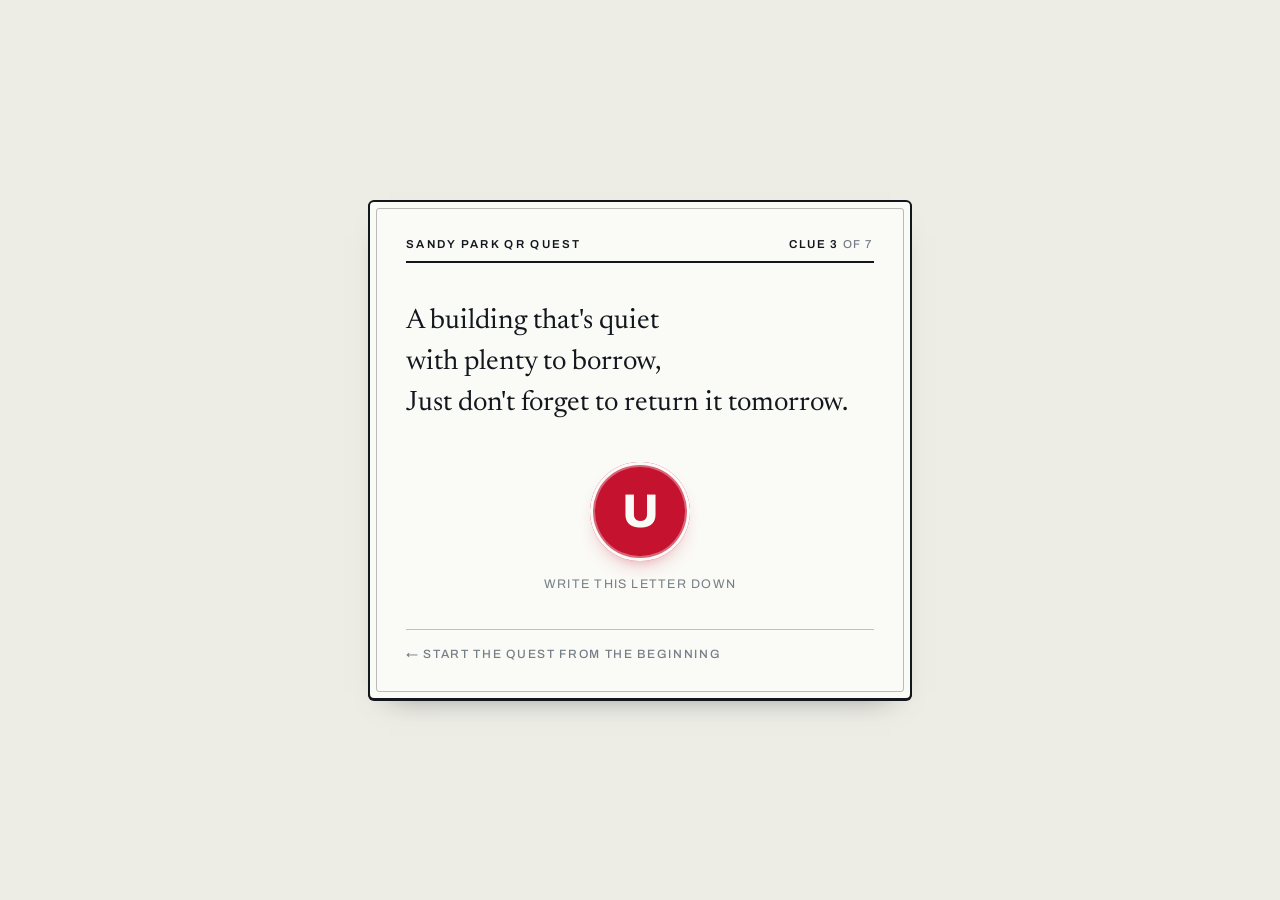
<file: 8xw/index.html>
<!doctype html>
<html lang="en-GB">
<head>
<meta charset="utf-8">
<meta name="viewport" content="width=device-width, initial-scale=1">
<meta name="robots" content="noindex, nofollow">
<meta name="theme-color" content="#EDEDE6">
<title>Clue 3 of 7 &middot; Sandy Park QR Quest</title>
<link rel="preconnect" href="https://fonts.googleapis.com">
<link rel="preconnect" href="https://fonts.gstatic.com" crossorigin>
<link href="https://fonts.googleapis.com/css2?family=Archivo:wght@500;600;800&family=Newsreader:opsz,wght@6..72,400;6..72,500&display=swap" rel="stylesheet">
<link rel="stylesheet" href="../assets/style.css?v=3">
</head>
<body>
<main class="plate">
<div class="masthead"><p class="eyebrow">Sandy Park QR Quest</p><p class="count"><b>Clue 3</b> of 7</p></div>
<p class="clue"><span>A building that's quiet with plenty to borrow,</span><span>Just don't forget to return it tomorrow.</span></p>
<div class="token"><div class="disc" aria-label="Letter U">U</div><p class="token-label">Write this letter down</p></div>
<nav><a href="../6av/">&larr; Start the quest from the beginning</a></nav>
</main>
</body>
</html>
</file>
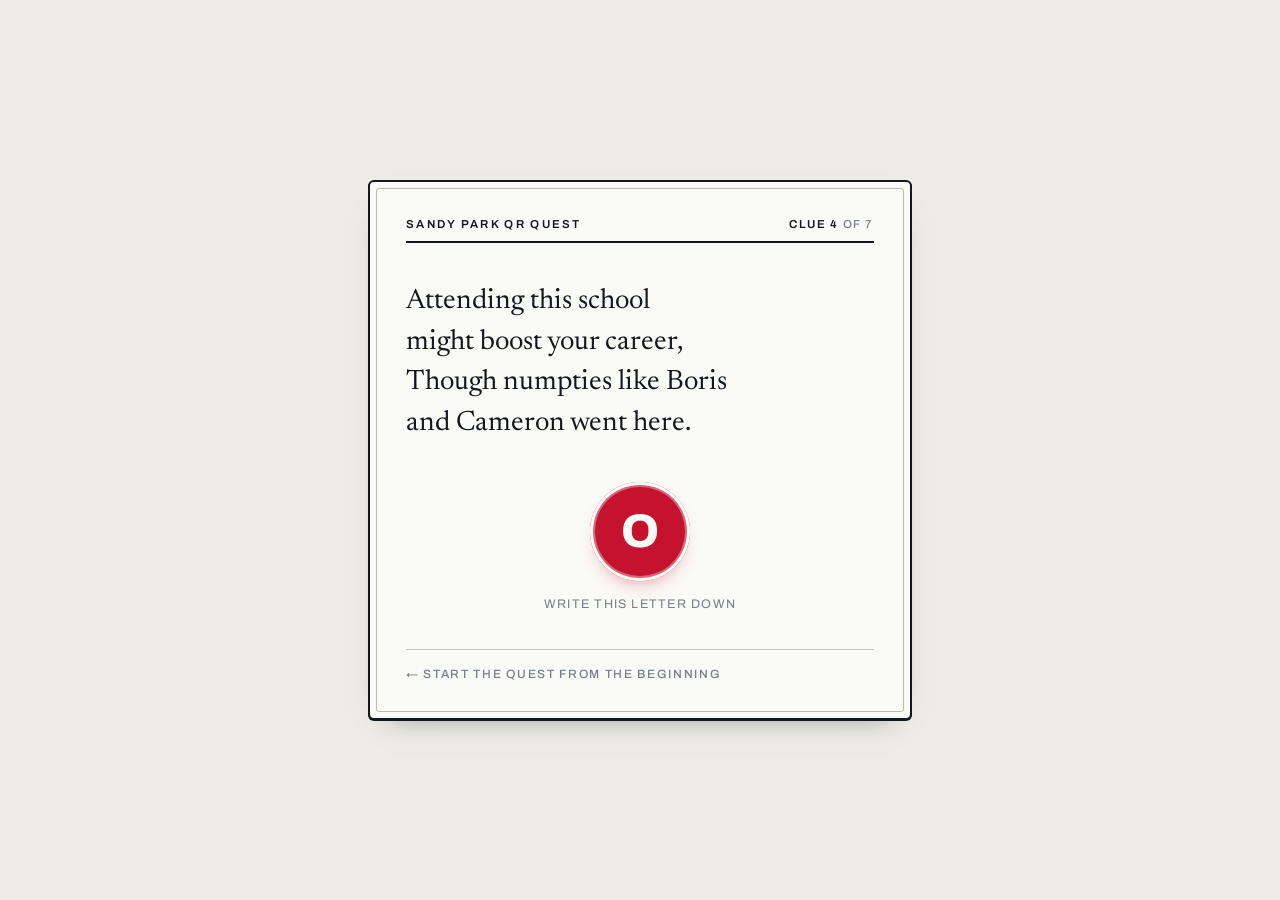
<file: 9xs/index.html>
<!doctype html>
<html lang="en-GB">
<head>
<meta charset="utf-8">
<meta name="viewport" content="width=device-width, initial-scale=1">
<meta name="robots" content="noindex, nofollow">
<meta name="theme-color" content="#EDEDE6">
<title>Clue 4 of 7 &middot; Sandy Park QR Quest</title>
<link rel="preconnect" href="https://fonts.googleapis.com">
<link rel="preconnect" href="https://fonts.gstatic.com" crossorigin>
<link href="https://fonts.googleapis.com/css2?family=Archivo:wght@500;600;800&family=Newsreader:opsz,wght@6..72,400;6..72,500&display=swap" rel="stylesheet">
<link rel="stylesheet" href="../assets/style.css?v=3">
</head>
<body>
<main class="plate">
<div class="masthead"><p class="eyebrow">Sandy Park QR Quest</p><p class="count"><b>Clue 4</b> of 7</p></div>
<p class="clue"><span>Attending this school might boost your career,</span><span>Though numpties like Boris and Cameron went here.</span></p>
<div class="token"><div class="disc" aria-label="Letter O">O</div><p class="token-label">Write this letter down</p></div>
<nav><a href="../6av/">&larr; Start the quest from the beginning</a></nav>
</main>
</body>
</html>
</file>
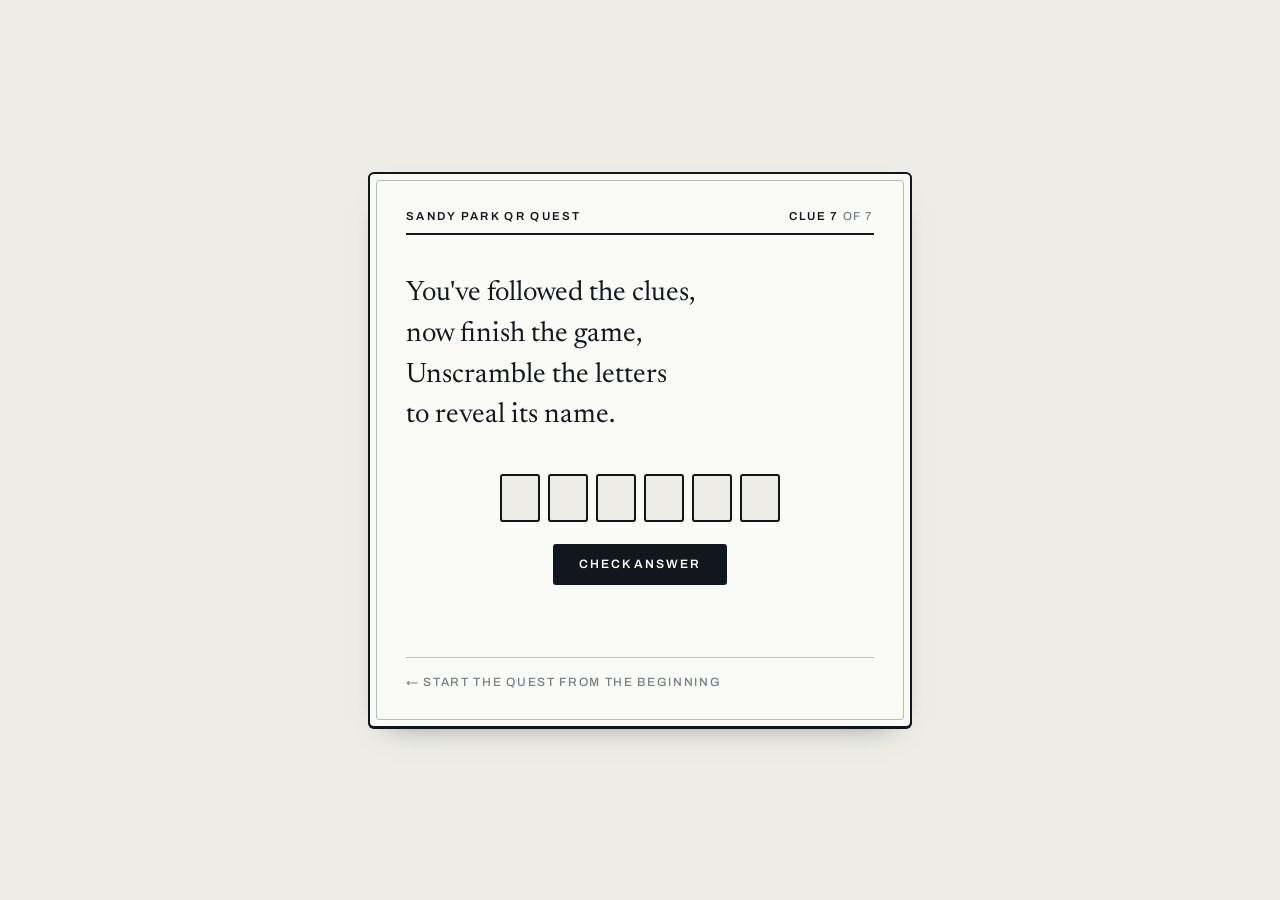
<file: n9d/index.html>
<!doctype html>
<html lang="en-GB">
<head>
<meta charset="utf-8">
<meta name="viewport" content="width=device-width, initial-scale=1">
<meta name="robots" content="noindex, nofollow">
<meta name="theme-color" content="#EDEDE6">
<title>Clue 7 of 7 &middot; Sandy Park QR Quest</title>
<link rel="preconnect" href="https://fonts.googleapis.com">
<link rel="preconnect" href="https://fonts.gstatic.com" crossorigin>
<link href="https://fonts.googleapis.com/css2?family=Archivo:wght@500;600;800&family=Newsreader:opsz,wght@6..72,400;6..72,500&display=swap" rel="stylesheet">
<link rel="stylesheet" href="../assets/style.css?v=3">
</head>
<body>
<main class="plate">
<div class="masthead"><p class="eyebrow">Sandy Park QR Quest</p><p class="count"><b>Clue 7</b> of 7</p></div>
<p class="clue"><span>You've followed the clues, now finish the game,</span><span>Unscramble the letters to reveal its name.</span></p>
<div class="token"><div class="slots" id="slots"><input class="slot" id="s0" type="text" inputmode="text" maxlength="1" autocomplete="off" autocorrect="off" spellcheck="false" autocapitalize="characters" aria-label="Letter 1 of 6"><input class="slot" id="s1" type="text" inputmode="text" maxlength="1" autocomplete="off" autocorrect="off" spellcheck="false" autocapitalize="characters" aria-label="Letter 2 of 6"><input class="slot" id="s2" type="text" inputmode="text" maxlength="1" autocomplete="off" autocorrect="off" spellcheck="false" autocapitalize="characters" aria-label="Letter 3 of 6"><input class="slot" id="s3" type="text" inputmode="text" maxlength="1" autocomplete="off" autocorrect="off" spellcheck="false" autocapitalize="characters" aria-label="Letter 4 of 6"><input class="slot" id="s4" type="text" inputmode="text" maxlength="1" autocomplete="off" autocorrect="off" spellcheck="false" autocapitalize="characters" aria-label="Letter 5 of 6"><input class="slot" id="s5" type="text" inputmode="text" maxlength="1" autocomplete="off" autocorrect="off" spellcheck="false" autocapitalize="characters" aria-label="Letter 6 of 6"></div><button class="check" id="check" type="button">Check answer</button><p class="verdict" id="verdict" role="status" aria-live="polite"></p></div>
<nav><a href="../6av/">&larr; Start the quest from the beginning</a></nav>
</main>
<script>
(function(){
  var TARGET="18732ea813bec6cbde63142ab9cea469421725b09e64b133f2090713b4e63c19";
  var boxes=[].slice.call(document.querySelectorAll(".slot"));
  var slots=document.getElementById("slots");
  var verdict=document.getElementById("verdict");
  var solved=false;

  boxes.forEach(function(box,i){
    box.addEventListener("input",function(){
      box.value=box.value.replace(/[^a-zA-Z]/g,"").toUpperCase().slice(0,1);
      if(box.value&&i<boxes.length-1)boxes[i+1].focus();
      say("","");
    });
    box.addEventListener("keydown",function(e){
      if(e.key==="Backspace"&&!box.value&&i>0){boxes[i-1].focus();boxes[i-1].value="";e.preventDefault();}
      if(e.key==="ArrowLeft"&&i>0)boxes[i-1].focus();
      if(e.key==="ArrowRight"&&i<boxes.length-1)boxes[i+1].focus();
      if(e.key==="Enter")check();
    });
    box.addEventListener("focus",function(){box.select();});
    box.addEventListener("paste",function(e){
      var t=(e.clipboardData||window.clipboardData).getData("text")||"";
      t=t.replace(/[^a-zA-Z]/g,"").toUpperCase();
      if(!t)return;
      e.preventDefault();
      for(var k=0;k+i<boxes.length&&k<t.length;k++)boxes[i+k].value=t[k];
      boxes[Math.min(i+t.length,boxes.length-1)].focus();
    });
  });

  function say(msg,cls){verdict.textContent=msg;verdict.className="verdict"+(cls?" "+cls:"");}

  async function check(){
    if(solved)return;
    var guess=boxes.map(function(b){return b.value;}).join("").toUpperCase();
    if(guess.length<boxes.length){say("Fill in all the boxes","");boxes[guess.length].focus();return;}
    var buf=await crypto.subtle.digest("SHA-256",new TextEncoder().encode(guess));
    var hex=[].map.call(new Uint8Array(buf),function(b){return b.toString(16).padStart(2,"0");}).join("");
    if(hex===TARGET){
      solved=true;
      say("That's it. Well played.","ok");
      boxes.forEach(function(b){b.readOnly=true;b.classList.add("solved");});
      document.getElementById("check").disabled=true;
      celebrate();
    }else{
      say("NOT QUITE. TRY AGAIN.","no");
      slots.classList.remove("wrong");void slots.offsetWidth;slots.classList.add("wrong");
    }
  }
  document.getElementById("check").addEventListener("click",check);

  function celebrate(){
    if(window.matchMedia&&window.matchMedia("(prefers-reduced-motion: reduce)").matches)return;
    var c=document.createElement("canvas");
    c.setAttribute("aria-hidden","true");
    c.style.cssText="position:fixed;top:0;left:0;width:100vw;height:100vh;pointer-events:none;z-index:9";
    document.body.appendChild(c);
    var x=c.getContext("2d"),dpr=window.devicePixelRatio||1;
    function size(){c.width=innerWidth*dpr;c.height=innerHeight*dpr;x.setTransform(dpr,0,0,dpr,0,0);}
    size();addEventListener("resize",size);
    var colours=["#C4122F","#12171D","#137A46","#E8B417","#FAFAF6"],bits=[];
    for(var i=0;i<130;i++)bits.push({
      x:Math.random()*innerWidth,
      y:-20-Math.random()*innerHeight*0.6,
      w:5+Math.random()*6,h:8+Math.random()*8,
      vy:2.2+Math.random()*2.8,vx:-1.2+Math.random()*2.4,
      a:Math.random()*Math.PI,va:-0.12+Math.random()*0.24,
      col:colours[(Math.random()*colours.length)|0]
    });
    var start=performance.now();
    (function frame(now){
      var life=now-start;
      x.clearRect(0,0,innerWidth,innerHeight);
      bits.forEach(function(b){
        b.x+=b.vx;b.y+=b.vy;b.a+=b.va;b.vy+=0.012;
        x.save();x.translate(b.x,b.y);x.rotate(b.a);
        x.globalAlpha=life>3200?Math.max(0,1-(life-3200)/900):1;
        x.fillStyle=b.col;x.fillRect(-b.w/2,-b.h/2,b.w,b.h);x.restore();
      });
      if(life<4100)requestAnimationFrame(frame);
      else{x.clearRect(0,0,innerWidth,innerHeight);c.remove();}
    })(start);
  }
})();
</script>
</body>
</html>
</file>
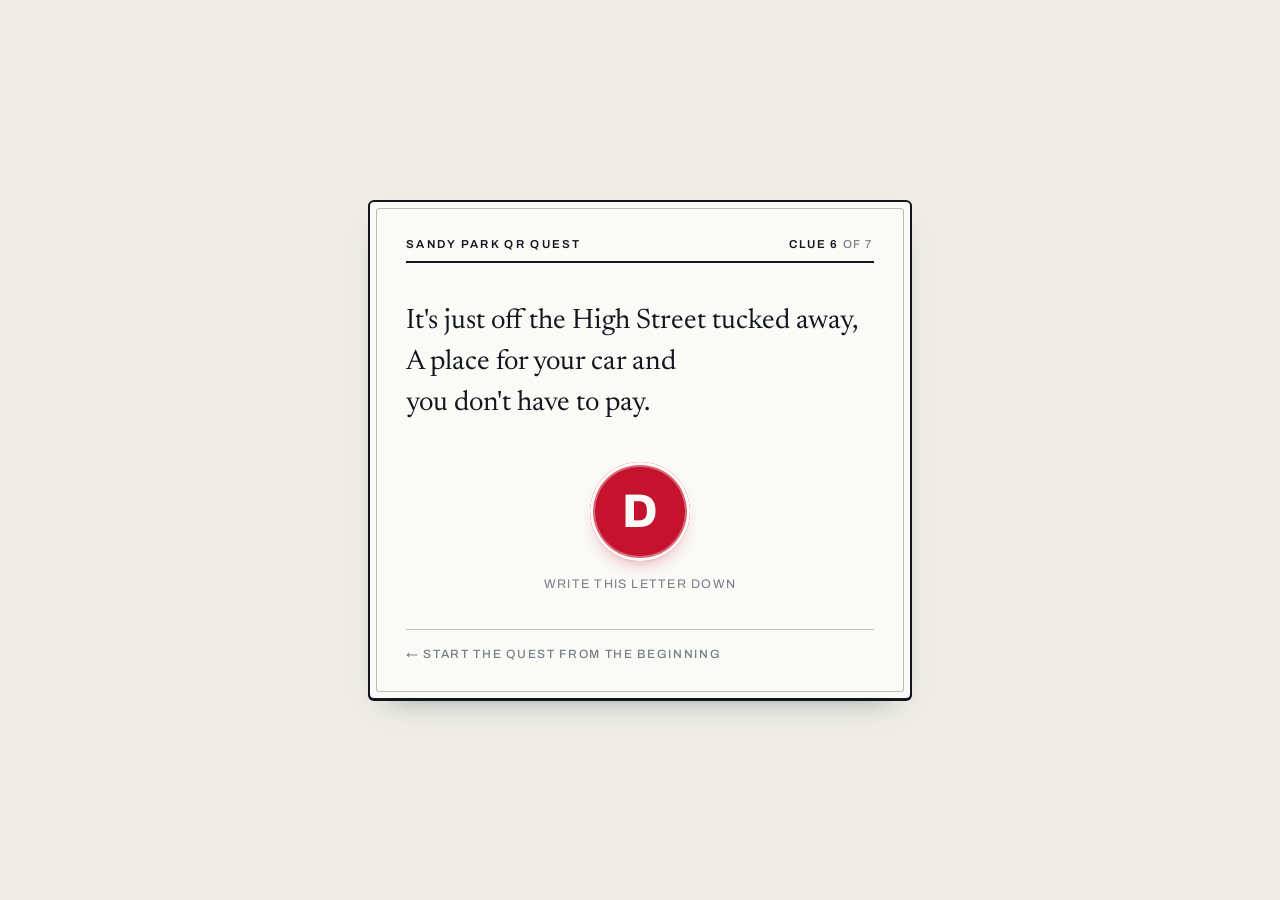
<file: zzg/index.html>
<!doctype html>
<html lang="en-GB">
<head>
<meta charset="utf-8">
<meta name="viewport" content="width=device-width, initial-scale=1">
<meta name="robots" content="noindex, nofollow">
<meta name="theme-color" content="#EDEDE6">
<title>Clue 6 of 7 &middot; Sandy Park QR Quest</title>
<link rel="preconnect" href="https://fonts.googleapis.com">
<link rel="preconnect" href="https://fonts.gstatic.com" crossorigin>
<link href="https://fonts.googleapis.com/css2?family=Archivo:wght@500;600;800&family=Newsreader:opsz,wght@6..72,400;6..72,500&display=swap" rel="stylesheet">
<link rel="stylesheet" href="../assets/style.css?v=3">
</head>
<body>
<main class="plate">
<div class="masthead"><p class="eyebrow">Sandy Park QR Quest</p><p class="count"><b>Clue 6</b> of 7</p></div>
<p class="clue"><span>It's just off the High Street tucked away,</span><span>A place for your car and you don't have to pay.</span></p>
<div class="token"><div class="disc" aria-label="Letter D">D</div><p class="token-label">Write this letter down</p></div>
<nav><a href="../6av/">&larr; Start the quest from the beginning</a></nav>
</main>
</body>
</html>
</file>
<file: assets/style.css>
:root{
  --ink:#12171D;
  --enamel:#FAFAF6;
  --board:#EDEDE6;
  --pillar:#C4122F;
  --quiet:#767F87;
  --plate-max:34rem;
}
*{box-sizing:border-box}
html,body{margin:0;padding:0;max-width:100%;overflow-x:hidden}
body{
  background:var(--board);
  color:var(--ink);
  font-family:"Newsreader",Georgia,serif;
  min-height:100svh;
  display:flex;
  align-items:center;
  justify-content:center;
  padding:clamp(0.9rem,4vw,2.5rem);
  -webkit-text-size-adjust:100%;
}
.plate{
  width:100%;
  max-width:var(--plate-max);
  background:var(--enamel);
  border:2px solid var(--ink);
  border-radius:6px;
  padding:clamp(1.25rem,5vw,2.25rem);
  box-shadow:0 1px 0 0 var(--ink), 0 14px 30px -22px rgba(18,23,29,.6);
  position:relative;
}
.plate::after{
  content:"";
  position:absolute;
  inset:6px;
  border:1px solid var(--ink);
  border-radius:3px;
  opacity:.28;
  pointer-events:none;
}
.eyebrow{
  font-family:"Archivo",system-ui,sans-serif;
  font-weight:600;
  font-size:.72rem;
  letter-spacing:.2em;
  text-transform:uppercase;
  margin:0;
  color:var(--ink);
}
.masthead{
  display:flex;
  align-items:baseline;
  justify-content:space-between;
  gap:1rem;
  padding-bottom:.7rem;
  border-bottom:2px solid var(--ink);
  flex-wrap:wrap;
}
.count{
  font-family:"Archivo",system-ui,sans-serif;
  font-weight:500;
  font-size:.72rem;
  letter-spacing:.14em;
  text-transform:uppercase;
  color:var(--quiet);
  margin:0;
  white-space:nowrap;
}
.count b{color:var(--ink);font-weight:600}
.clue{
  font-size:clamp(1.35rem,5.2vw,1.75rem);
  line-height:1.45;
  font-weight:400;
  margin:clamp(1.6rem,6vw,2.4rem) 0 clamp(1.6rem,6vw,2.4rem);
  text-wrap:balance;
}
.clue span{display:block}
.token{text-align:center}
.disc{
  width:6.2rem;
  height:6.2rem;
  margin:0 auto;
  border-radius:50%;
  background:var(--pillar);
  color:var(--enamel);
  display:grid;
  place-items:center;
  font-family:"Archivo",system-ui,sans-serif;
  font-weight:800;
  font-size:2.95rem;
  line-height:1;
  box-shadow:inset 0 0 0 3px var(--enamel), inset 0 0 0 5px rgba(255,255,255,.35), 0 10px 22px -16px rgba(196,18,47,.9);
  animation:settle .55s cubic-bezier(.2,.9,.3,1.15) both;
}
@keyframes settle{from{opacity:0;transform:scale(.82)}to{opacity:1;transform:scale(1)}}
.token-label{
  font-family:"Archivo",system-ui,sans-serif;
  font-size:.78rem;
  letter-spacing:.1em;
  text-transform:uppercase;
  color:var(--quiet);
  margin:1rem 0 0;
}
.slots{display:flex;gap:clamp(.28rem,1.6vw,.5rem);justify-content:center;flex-wrap:nowrap}
.slot{
  flex:0 1 2.5rem;
  min-width:0;
  aspect-ratio:5/6;
  border:2px solid var(--ink);
  border-radius:3px;
  background:var(--board);
}
nav{
  margin-top:clamp(1.6rem,6vw,2.4rem);
  padding-top:1rem;
  border-top:1px solid rgba(18,23,29,.25);
}
nav a,.back-none{
  font-family:"Archivo",system-ui,sans-serif;
  font-size:.75rem;
  font-weight:500;
  letter-spacing:.14em;
  text-transform:uppercase;
  color:var(--quiet);
  text-decoration:none;
}
nav a:hover{color:var(--pillar)}
nav a:focus-visible{outline:2px solid var(--pillar);outline-offset:4px;border-radius:2px}
.home{text-align:center}
.home .clue{margin-bottom:0}
@media (prefers-reduced-motion:reduce){
  .disc{animation:none}
}

/* --- final clue: interactive answer entry --- */
input.slot{
  font-family:"Archivo",system-ui,sans-serif;
  font-weight:800;
  font-size:clamp(1.15rem,5.5vw,1.55rem);
  line-height:1;
  text-align:center;
  text-transform:uppercase;
  color:var(--ink);
  padding:0;
  -webkit-appearance:none;
  appearance:none;
}
input.slot:focus{outline:none;border-color:var(--pillar);box-shadow:0 0 0 2px rgba(196,18,47,.22)}
input.slot.solved,
input.slot.solved:focus{
  border-color:#137A46;
  background:#DDEFE3;
  color:#0E5C34;
  box-shadow:none;
}
.check{
  display:block;
  margin:1.35rem auto 0;
  font-family:"Archivo",system-ui,sans-serif;
  font-weight:600;
  font-size:.76rem;
  letter-spacing:.16em;
  text-transform:uppercase;
  color:var(--enamel);
  background:var(--ink);
  border:2px solid var(--ink);
  border-radius:3px;
  padding:.72rem 1.5rem;
  cursor:pointer;
}
.check:hover{background:var(--pillar);border-color:var(--pillar)}
.check:focus-visible{outline:2px solid var(--pillar);outline-offset:3px}
.verdict{
  font-family:"Archivo",system-ui,sans-serif;
  font-size:.78rem;
  font-weight:600;
  letter-spacing:.1em;
  text-transform:uppercase;
  min-height:1.5em;
  margin:.95rem 0 0;
  color:var(--quiet);
}
.verdict.ok{color:#137A46}
.verdict.no{color:var(--pillar)}
.slots.wrong{animation:shake .4s ease}
@keyframes shake{
  10%,90%{transform:translateX(-2px)}
  30%,70%{transform:translateX(4px)}
  50%{transform:translateX(-4px)}
}
@media (prefers-reduced-motion:reduce){
  .slots.wrong{animation:none}
}
</file>
